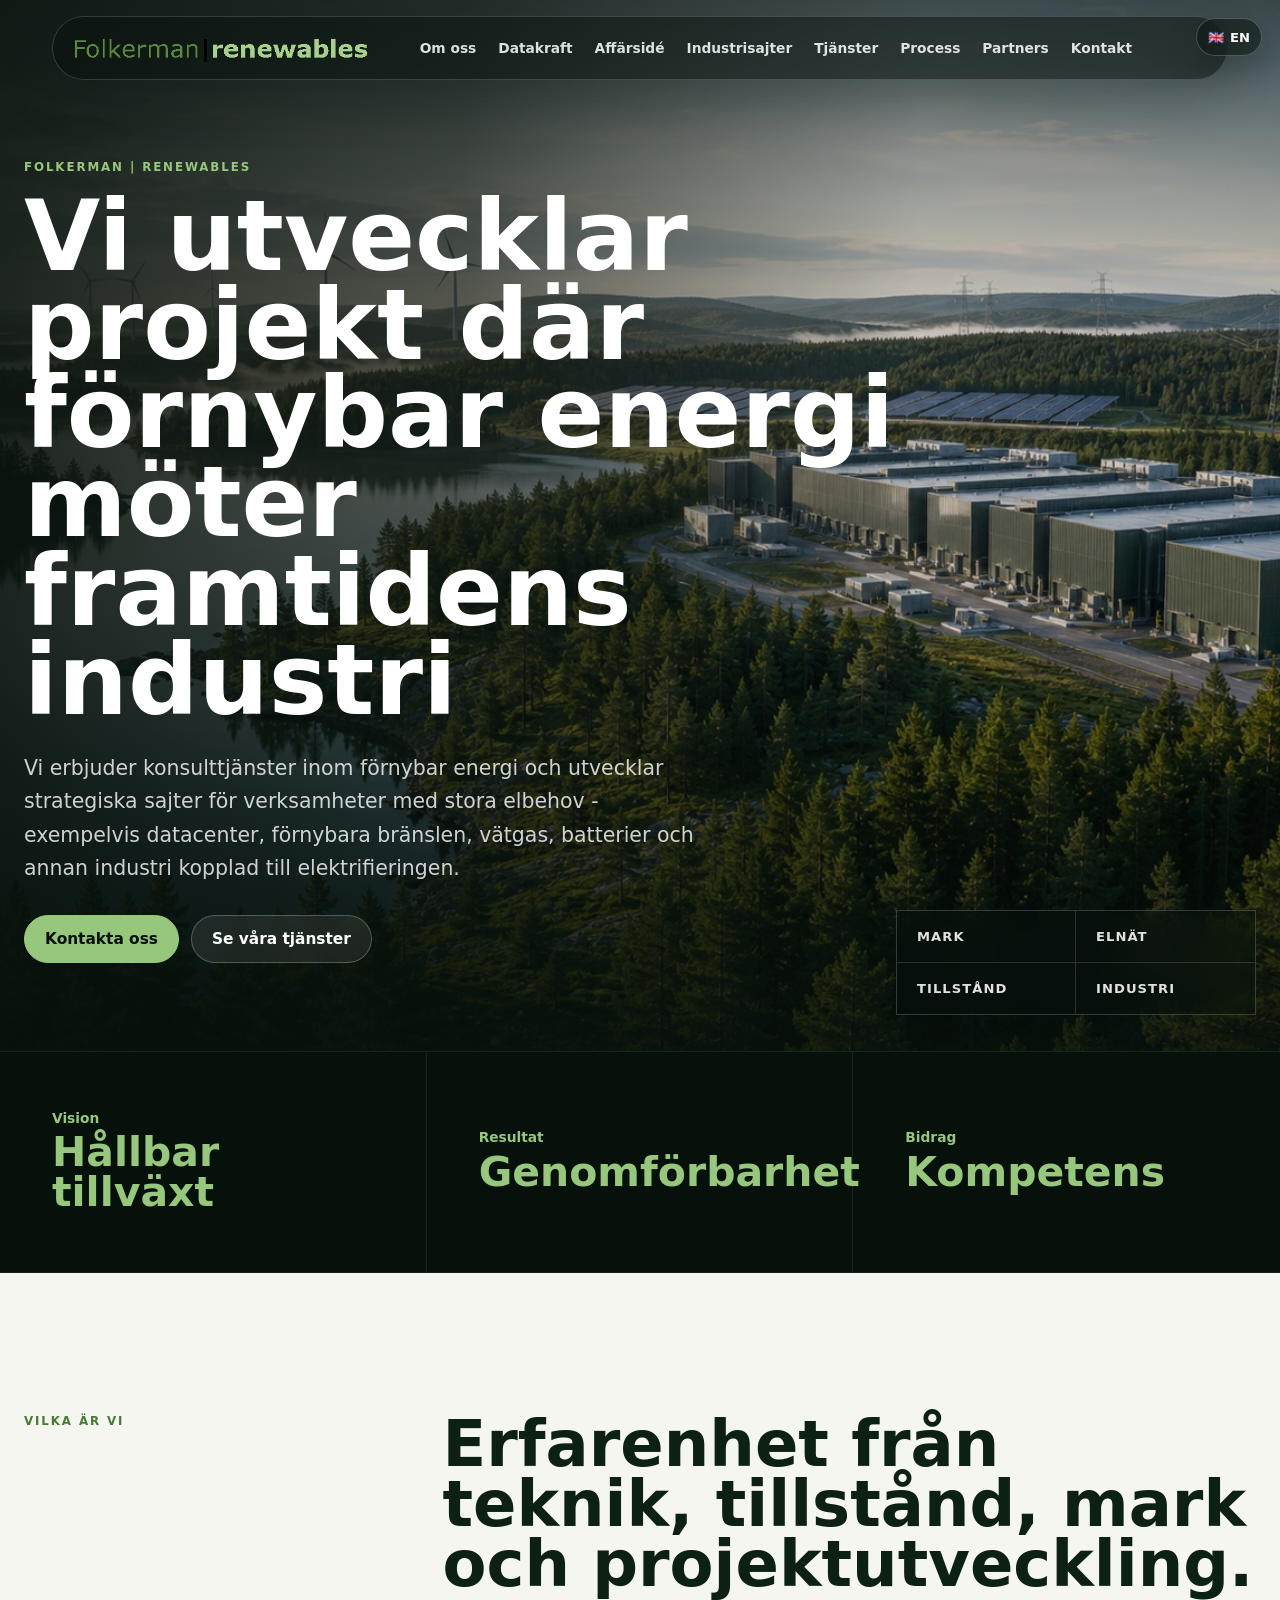
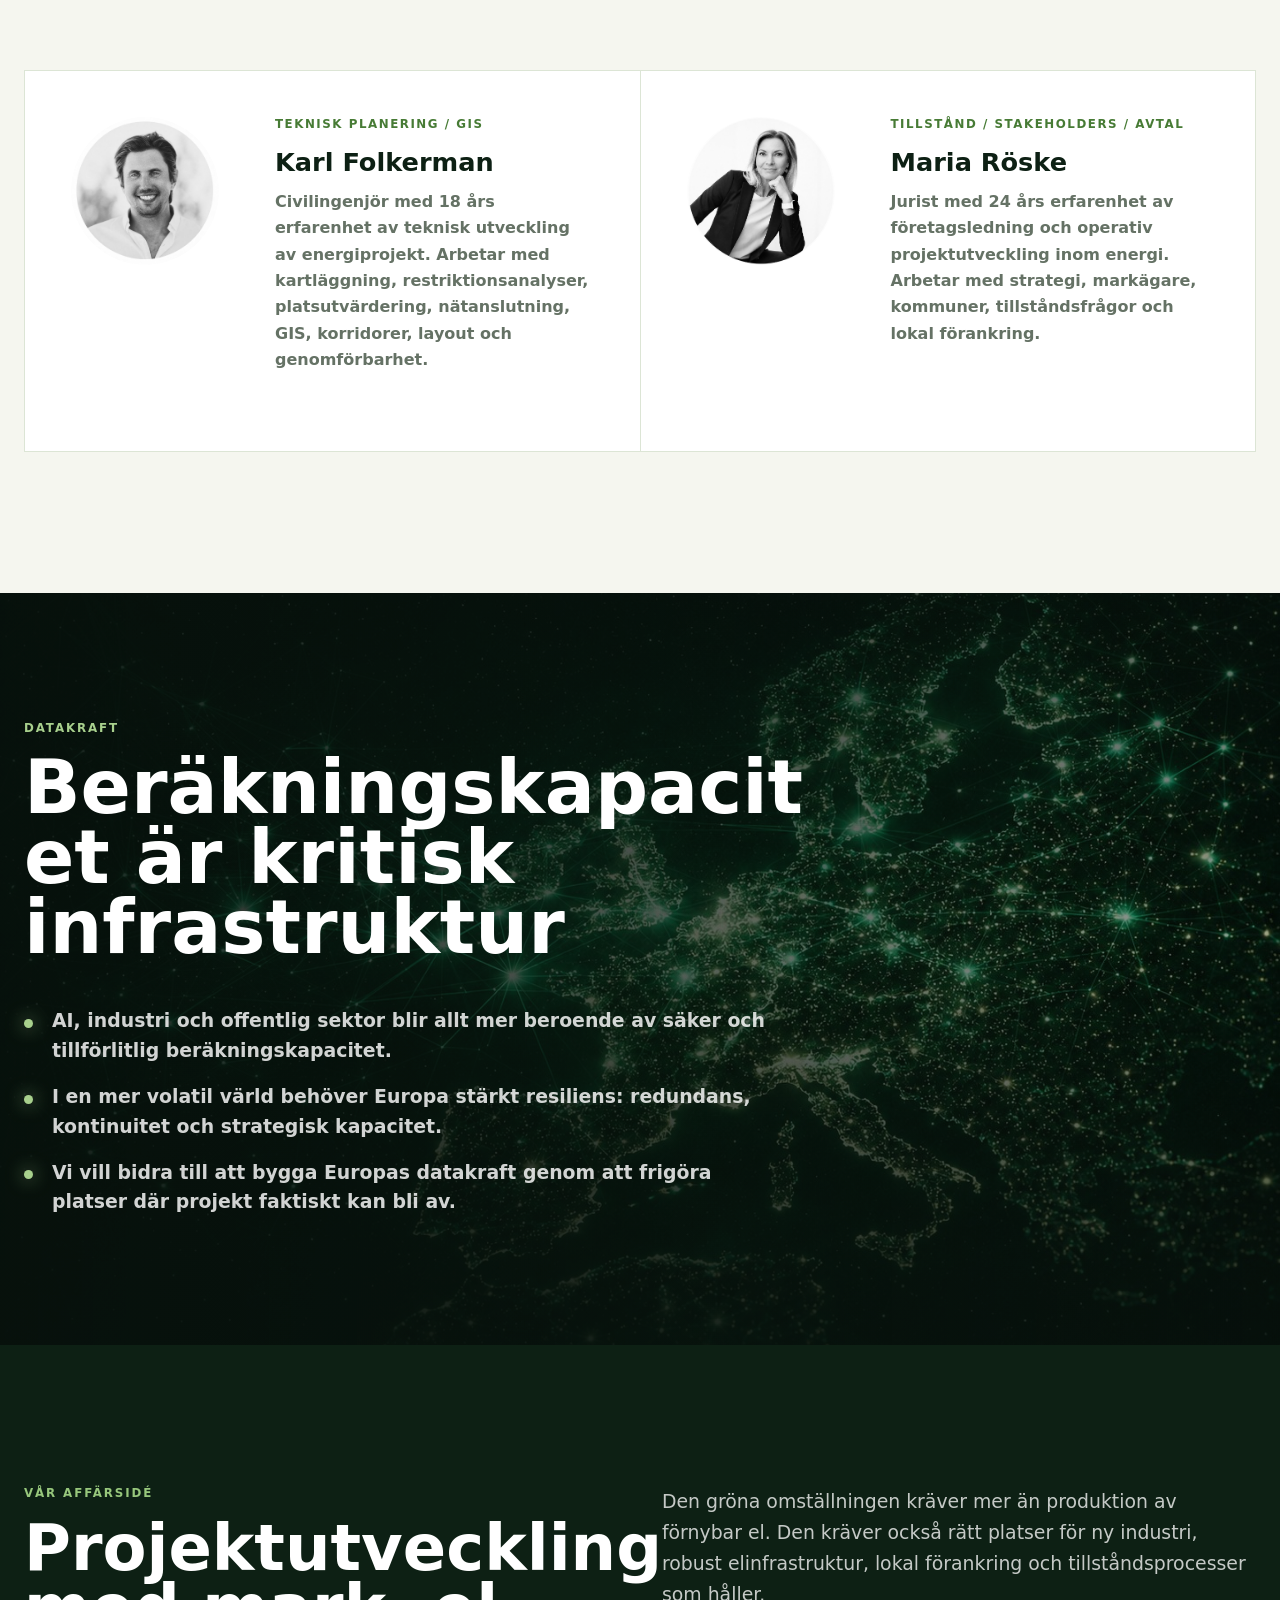
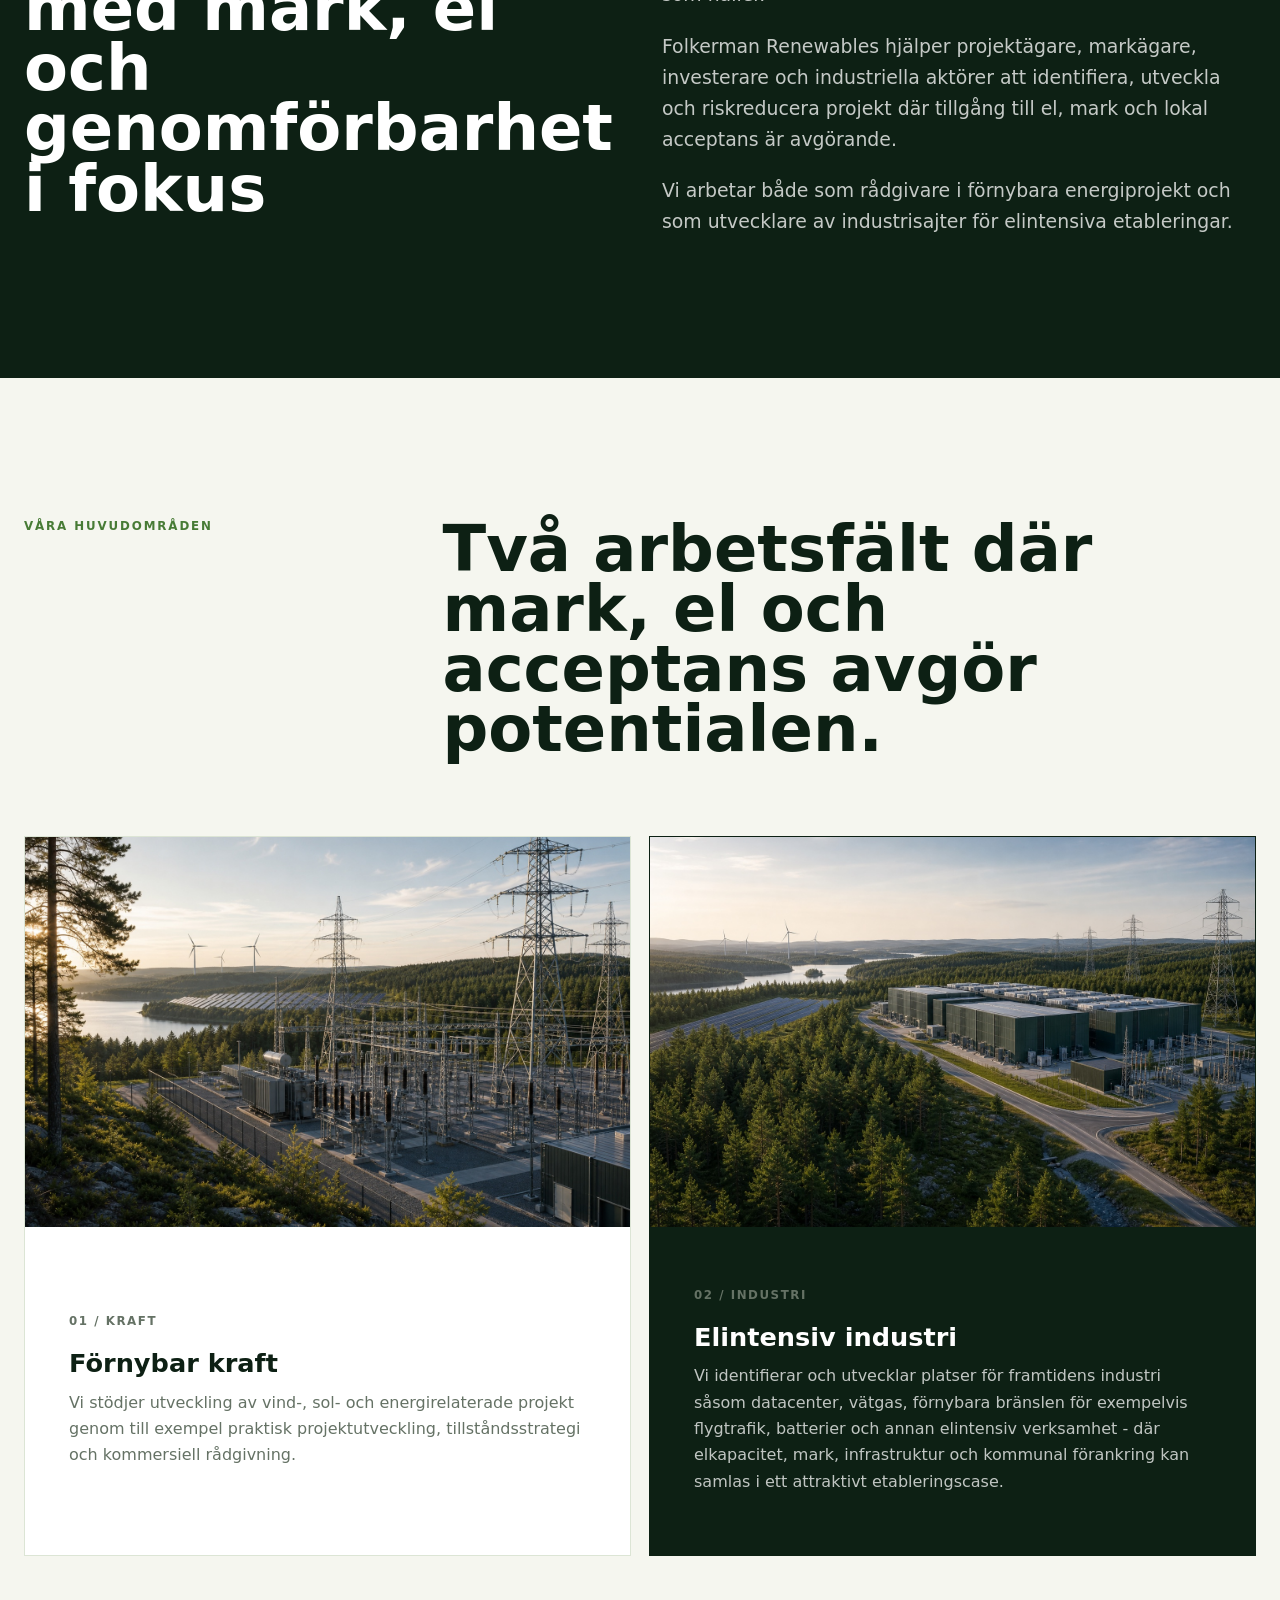
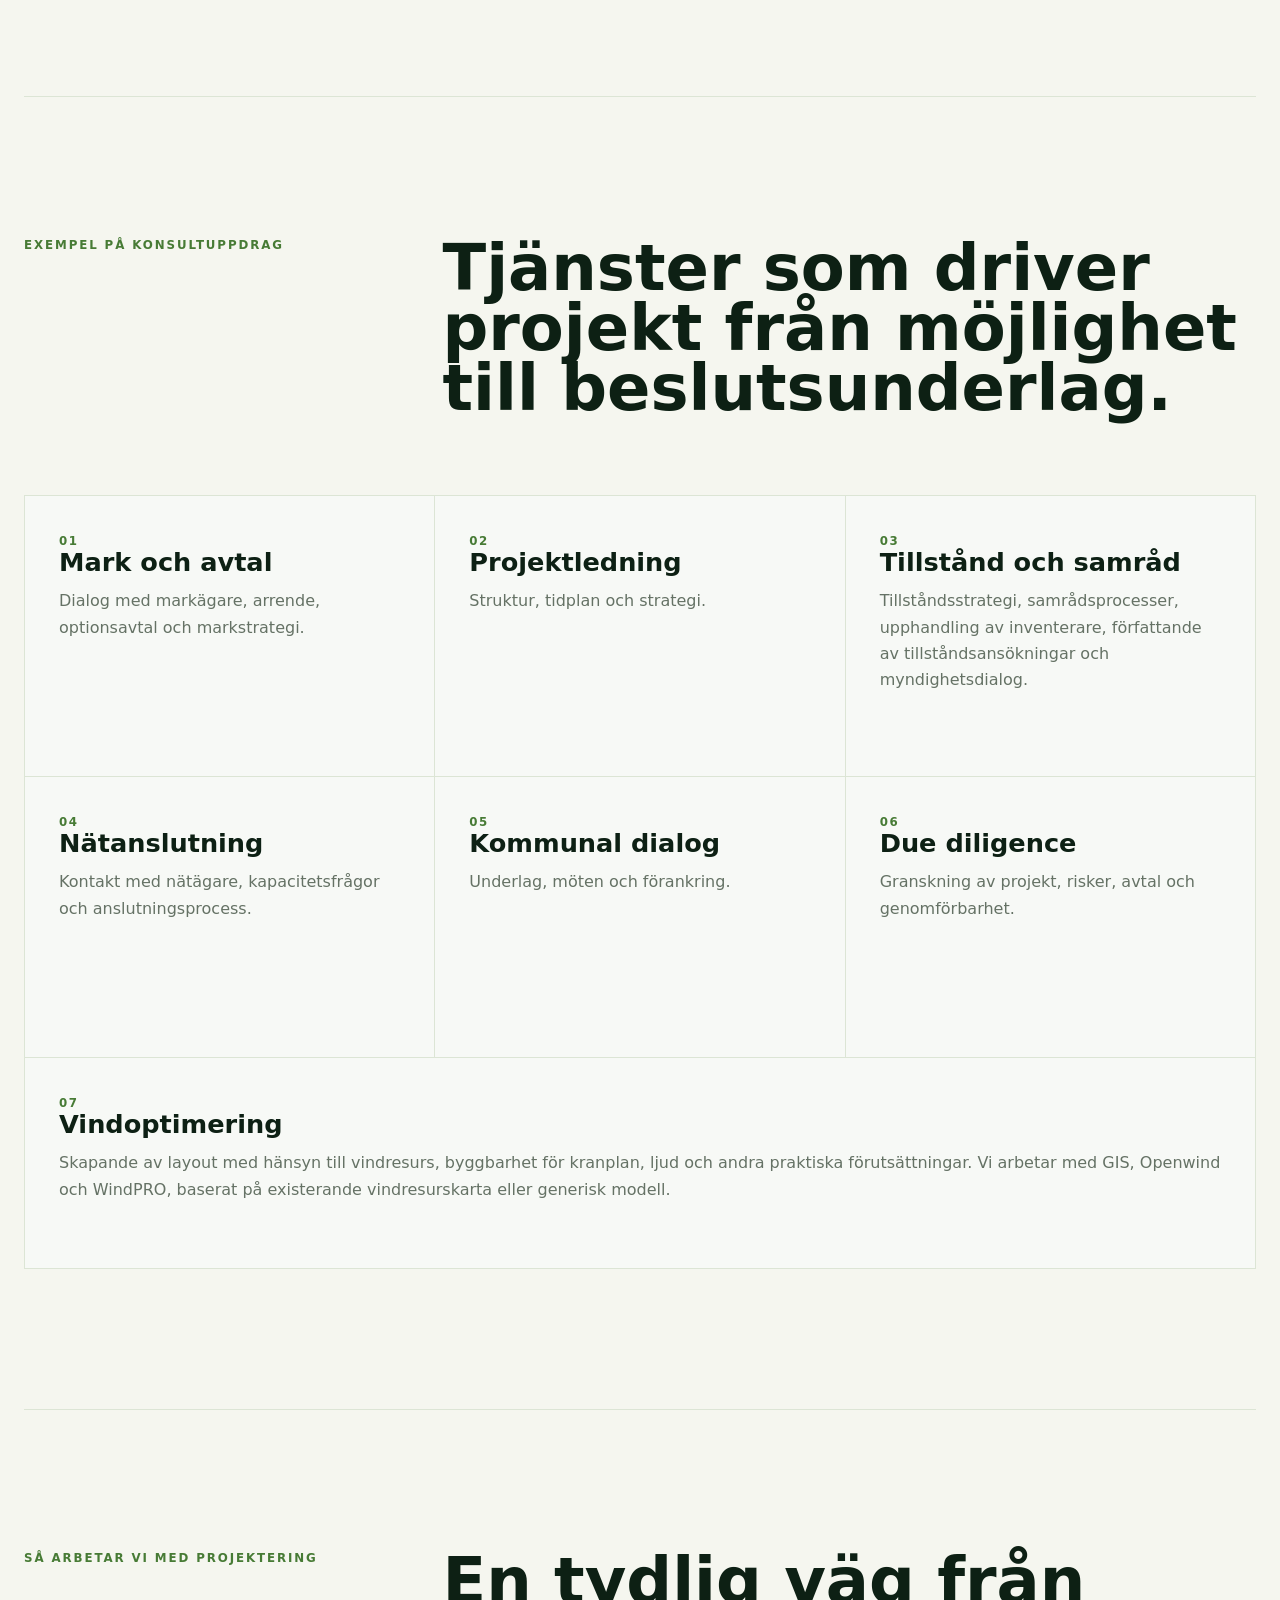
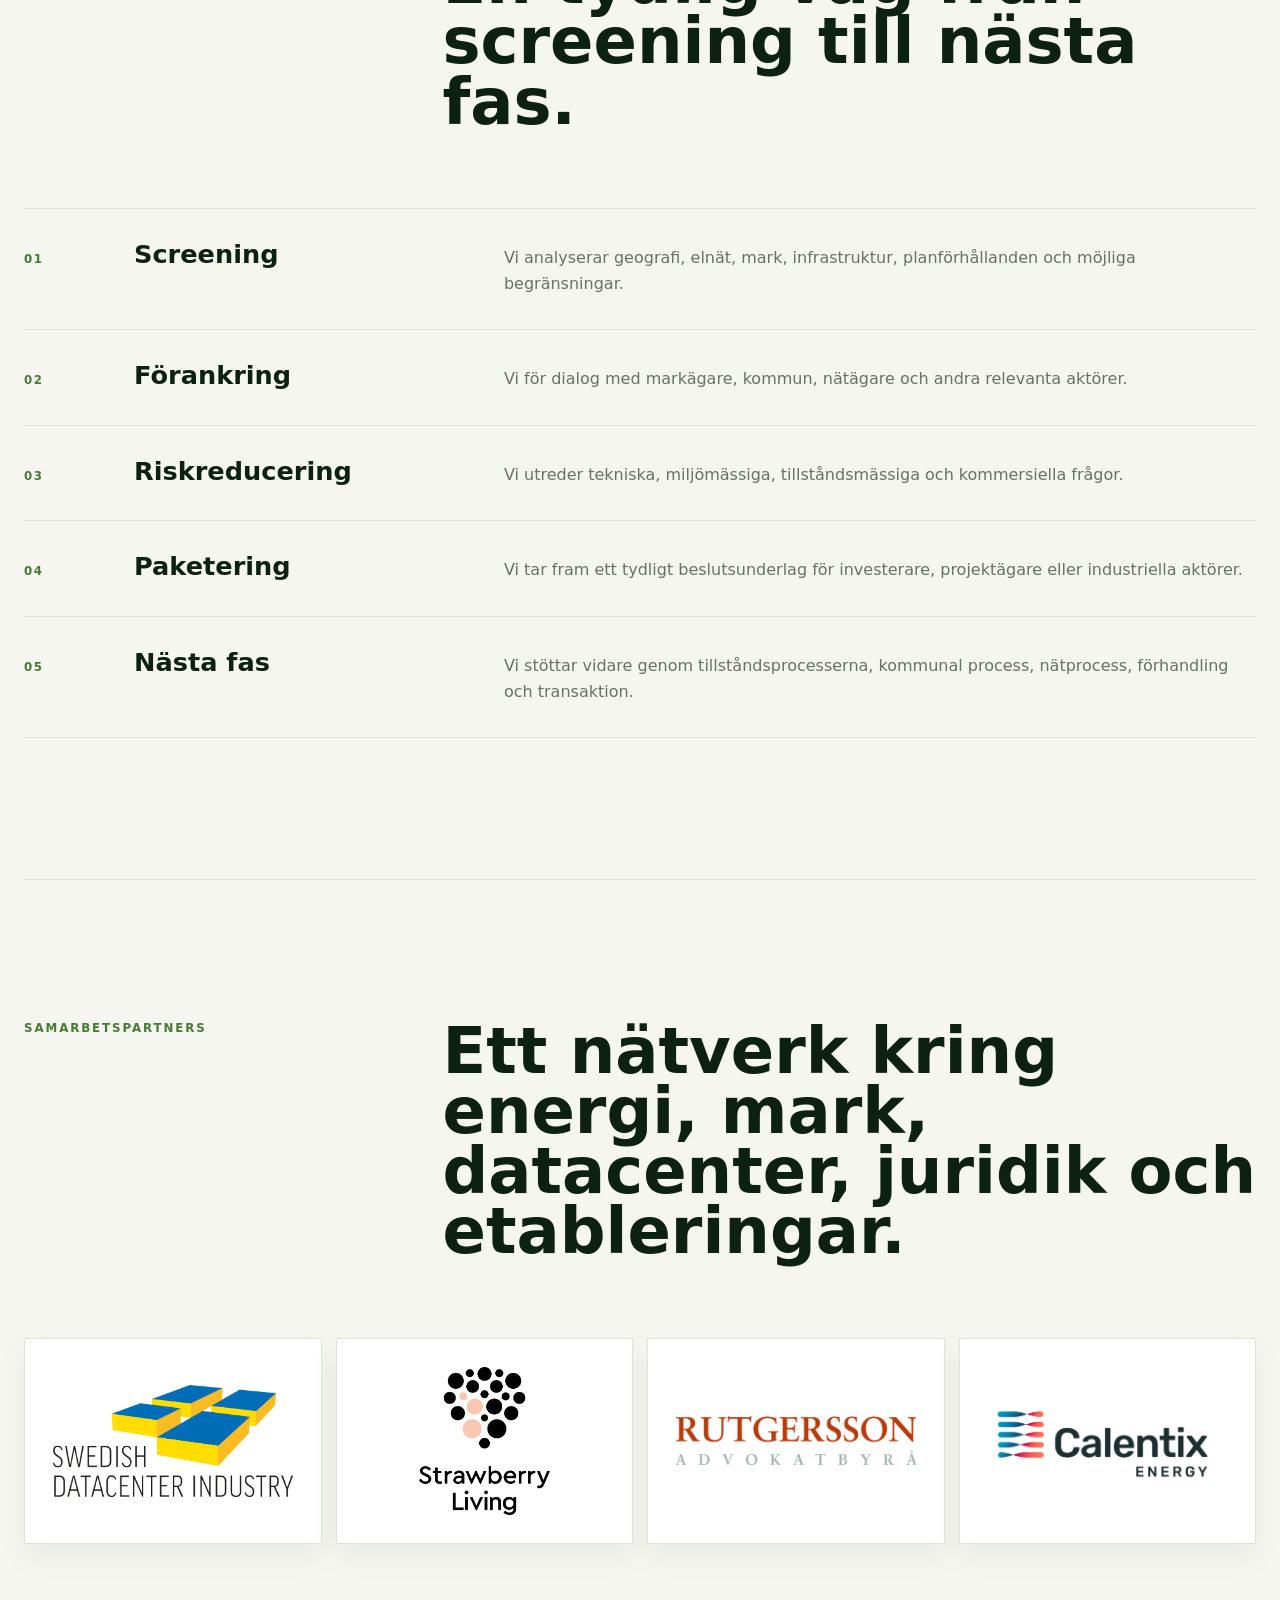
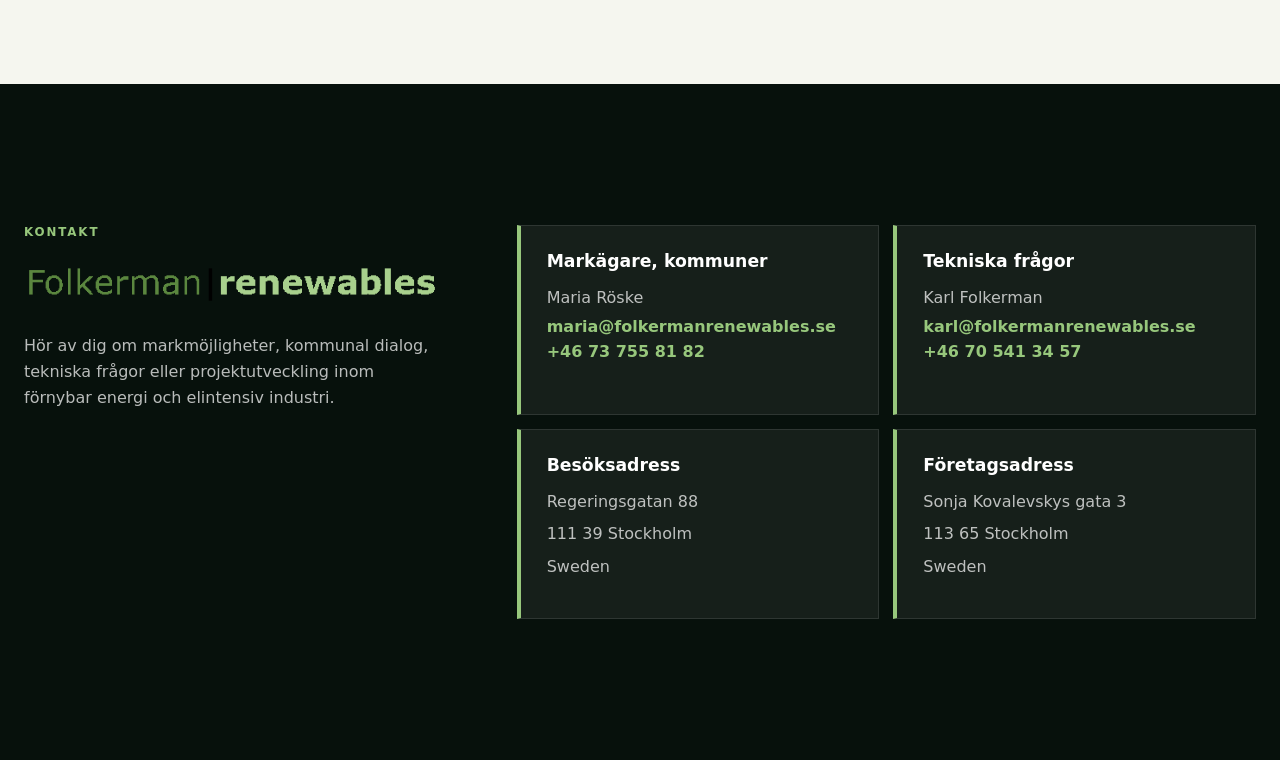
<file: index.html>
<!doctype html>
<html lang="sv">
  <head>
    <meta charset="utf-8">
    <meta name="viewport" content="width=device-width, initial-scale=1">
    <meta
      name="description"
      content="Folkerman Renewables erbjuder konsulttjänster inom förnybar energi och utvecklar strategiska industrisajter för datacenter, vätgas, förnybara bränslen, batterier och annan elintensiv industri."
      data-i18n-attr="content:meta.description"
    >
    <meta
      name="keywords"
      content="Folkerman Renewables, folkermanrenewables, Karl Folkerman, Maria Röske, förnybar energi, industrisajter, datacenter, vätgas, förnybara bränslen, batterier, GIS, tillstånd, markägare, Stockholm"
    >
    <meta name="author" content="Folkerman Renewables">
    <meta name="robots" content="index, follow">
    <meta name="googlebot" content="index, follow, max-snippet:-1, max-image-preview:large, max-video-preview:-1">
    <meta name="google-site-verification" content="rfnZ16ZVSR1SgWJSbVvaU3BN3s_scpE55U0h4fIPvdM">
    <meta name="application-name" content="Folkerman Renewables">
    <link rel="canonical" href="https://www.folkermanrenewables.se/">
    <meta property="og:type" content="website">
    <meta property="og:site_name" content="Folkerman Renewables">
    <meta property="og:title" content="Folkerman Renewables | Förnybar energi och industrisajter">
    <meta
      property="og:description"
      content="Projektutveckling med mark, el och genomförbarhet i fokus för förnybar energi och elintensiv industri."
      data-i18n-attr="content:meta.ogDescription"
    >
    <meta property="og:url" content="https://www.folkermanrenewables.se/">
    <meta property="og:image" content="https://www.folkermanrenewables.se/assets/folkerman-generated-hero.jpg">
    <meta property="og:locale" content="sv_SE">
    <meta property="og:locale:alternate" content="en_US">
    <meta name="twitter:card" content="summary_large_image">
    <meta name="twitter:title" content="Folkerman Renewables | Förnybar energi och industrisajter">
    <meta
      name="twitter:description"
      content="Projektutveckling med mark, el och genomförbarhet i fokus för förnybar energi och elintensiv industri."
      data-i18n-attr="content:meta.ogDescription"
    >
    <meta name="twitter:image" content="https://www.folkermanrenewables.se/assets/folkerman-generated-hero.jpg">
    <title data-i18n="meta.title">Folkerman Renewables | Förnybar energi och industrisajter</title>
    <link rel="icon" href="./favicon.svg?v=20260522" type="image/svg+xml">
    <link rel="shortcut icon" href="./favicon.svg?v=20260522" type="image/svg+xml">
    <link rel="preload" href="./assets/folkerman-generated-hero.jpg?v=20260528-rune" as="image">
    <link rel="stylesheet" href="./styles.css?v=20260529-compute">
    <script type="application/ld+json">
      {
        "@context": "https://schema.org",
        "@graph": [
          {
            "@type": "Organization",
            "@id": "https://www.folkermanrenewables.se/#organization",
            "name": "Folkerman Renewables",
            "alternateName": ["Folkerman | renewables", "folkermanrenewables"],
            "url": "https://www.folkermanrenewables.se/",
            "logo": "https://www.folkermanrenewables.se/favicon.svg",
            "image": "https://www.folkermanrenewables.se/assets/folkerman-generated-hero.jpg",
            "telephone": "+46 73 755 81 82",
            "email": "maria@folkermanrenewables.se",
            "address": {
              "@type": "PostalAddress",
              "streetAddress": "Sonja Kovalevskys gata 3",
              "postalCode": "113 65",
              "addressLocality": "Stockholm",
              "addressCountry": "SE"
            },
            "founder": [
              { "@id": "https://www.folkermanrenewables.se/#karl-folkerman" },
              { "@id": "https://www.folkermanrenewables.se/#maria-roske" }
            ],
            "knowsAbout": [
              "Förnybar energi",
              "Industrisajter",
              "Datacenter",
              "Vätgas",
              "Förnybara bränslen",
              "Batterier",
              "GIS",
              "Tillstånd",
              "Mark och avtal"
            ]
          },
          {
            "@type": "Person",
            "@id": "https://www.folkermanrenewables.se/#karl-folkerman",
            "name": "Karl Folkerman",
            "jobTitle": "Teknisk planering / GIS",
            "email": "karl@folkermanrenewables.se",
            "telephone": "+46 70 541 34 57",
            "worksFor": { "@id": "https://www.folkermanrenewables.se/#organization" },
            "image": "https://www.folkermanrenewables.se/assets/karl-folkerman.jpg",
            "knowsAbout": ["GIS", "Teknisk projektutveckling", "Nätanslutning", "Platsutvärdering"]
          },
          {
            "@type": "Person",
            "@id": "https://www.folkermanrenewables.se/#maria-roske",
            "name": "Maria Röske",
            "jobTitle": "Tillstånd / Stakeholders / Avtal",
            "email": "maria@folkermanrenewables.se",
            "telephone": "+46 73 755 81 82",
            "worksFor": { "@id": "https://www.folkermanrenewables.se/#organization" },
            "image": "https://www.folkermanrenewables.se/assets/maria-roske.jpg",
            "knowsAbout": ["Tillstånd", "Stakeholders", "Avtal", "Markägare", "Lokal förankring"]
          },
          {
            "@type": "WebSite",
            "@id": "https://www.folkermanrenewables.se/#website",
            "name": "Folkerman Renewables",
            "alternateName": "folkermanrenewables",
            "url": "https://www.folkermanrenewables.se/",
            "publisher": { "@id": "https://www.folkermanrenewables.se/#organization" },
            "inLanguage": ["sv", "en"]
          },
          {
            "@type": "WebPage",
            "@id": "https://www.folkermanrenewables.se/#webpage",
            "url": "https://www.folkermanrenewables.se/",
            "name": "Folkerman Renewables | Förnybar energi och industrisajter",
            "description": "Folkerman Renewables erbjuder konsulttjänster inom förnybar energi och utvecklar strategiska industrisajter för verksamheter med stora elbehov.",
            "isPartOf": { "@id": "https://www.folkermanrenewables.se/#website" },
            "about": { "@id": "https://www.folkermanrenewables.se/#organization" },
            "primaryImageOfPage": {
              "@type": "ImageObject",
              "url": "https://www.folkermanrenewables.se/assets/folkerman-generated-hero.jpg"
            },
            "inLanguage": "sv"
          }
        ]
      }
    </script>
  </head>
  <body>
    <button
      class="language-toggle"
      type="button"
      data-language-toggle
      aria-label="Switch to English"
      title="Switch to English"
    >
      <span aria-hidden="true">🇬🇧</span>
      <span data-language-label>EN</span>
    </button>

    <header class="site-header">
      <a class="brand" href="#top" aria-label="Folkerman renewables start">
        <img class="brand-image" src="./assets/folkerman-logo2.png?v=20260529" alt="Folkerman renewables">
      </a>
      <nav class="site-nav" aria-label="Primär navigering" data-i18n-attr="aria-label:nav.aria">
        <a href="#about" data-i18n="nav.about">Om oss</a>
        <a href="#compute" data-i18n="nav.compute">Datakraft</a>
        <a href="#mission" data-i18n="nav.mission">Affärsidé</a>
        <a href="#industry-sites" data-i18n="nav.industry">Industrisajter</a>
        <a href="#services" data-i18n="nav.services">Tjänster</a>
        <a href="#process" data-i18n="nav.process">Process</a>
        <a href="#partners" data-i18n="nav.partners">Partners</a>
        <a href="#contact" data-i18n="nav.contact">Kontakt</a>
      </nav>
    </header>

    <main id="top">
      <section class="hero" aria-labelledby="hero-title">
        <img
          class="hero-image"
          src="./assets/folkerman-generated-hero.jpg?v=20260528-rune"
          alt="Nordiskt landskap med skog, sjö, elnät, förnybar energi och modern industrisajt"
          data-i18n-attr="alt:hero.imageAlt"
        >
        <div class="hero-shade"></div>
        <div class="hero-content">
          <p class="eyebrow hero-eyebrow" data-i18n="hero.eyebrow">Folkerman | renewables</p>
          <h1 id="hero-title" data-i18n="hero.title">Vi utvecklar projekt där förnybar energi möter framtidens industri</h1>
          <p class="hero-text" data-i18n="hero.text">
            Vi utvecklar strategiska sajter för verksamheter med stora elbehov - exempelvis datacenter och förnybara bränslen. Vi arbetar även med utveckling av förnybar energi.
          </p>
          <div class="hero-actions" aria-label="Huvudalternativ" data-i18n-attr="aria-label:hero.actionsAria">
            <a class="button primary" href="#contact" data-i18n="hero.primaryCta">Kontakta oss</a>
            <a class="button ghost" href="#services" data-i18n="hero.secondaryCta">Se våra tjänster</a>
          </div>
        </div>
        <div class="hero-panel" aria-label="Fokusområden" data-i18n-attr="aria-label:hero.panelAria">
          <span data-i18n="hero.panel1">Mark</span>
          <span data-i18n="hero.panel2">Elnät</span>
          <span data-i18n="hero.panel3">Tillstånd</span>
          <span data-i18n="hero.panel4">Industri</span>
        </div>
      </section>

      <section class="metrics-strip" aria-label="Fokus" data-i18n-attr="aria-label:metrics.aria">
        <article>
          <a href="#mission">
            <span data-i18n="metrics.growth.label">Vision</span>
            <strong data-i18n="metrics.growth.title">Hållbar tillväxt</strong>
          </a>
        </article>
        <article>
          <a href="#services">
            <span data-i18n="metrics.feasibility.label">Resultat</span>
            <strong data-i18n="metrics.feasibility.title">Genomförbarhet</strong>
          </a>
        </article>
        <article>
          <a href="#about">
            <span data-i18n="metrics.expertise.label">Bidrag</span>
            <strong data-i18n="metrics.expertise.title">Kompetens</strong>
          </a>
        </article>
      </section>

      <section class="section team-section" id="about" aria-labelledby="team-title">
        <div class="section-kicker">
          <p class="eyebrow" data-i18n="team.eyebrow">Vilka är vi</p>
          <h2 id="team-title" data-i18n="team.title">Lång erfarenhet inom teknisk planering, tillstånd, mark- och projektutveckling.</h2>
        </div>
        <div class="profile-grid">
          <article class="profile-card">
            <img class="profile-photo" src="./assets/karl-folkerman.jpg?v=20260528" alt="Karl Folkerman">
            <div class="profile-body">
              <p class="profile-role" data-i18n="team.karl.role">Teknisk planering / GIS</p>
              <h3>Karl Folkerman</h3>
              <p data-i18n="team.karl.text">
                Civilingenjör med 18 års erfarenhet av teknisk utveckling av energiprojekt. Arbetar med teknisk planering, kartläggning, restriktionsanalyser, platsutvärdering, nätanslutning, GIS, energioptimering och genomförbarhet.
              </p>
            </div>
          </article>

          <article class="profile-card">
            <img class="profile-photo" src="./assets/maria-roske.jpg?v=20260528" alt="Maria Röske">
            <div class="profile-body">
              <p class="profile-role" data-i18n="team.maria.role">Tillstånd / Stakeholders / Avtal</p>
              <h3>Maria Röske</h3>
              <p data-i18n="team.maria.text">
                Jurist med 24 års erfarenhet av företagsledning och operativ projektutveckling inom energi. Arbetar med strategi, markägare, kommuner, tillståndsfrågor och lokal förankring.
              </p>
            </div>
          </article>
        </div>
      </section>

      <section class="compute-section" id="compute" aria-labelledby="compute-title">
        <img
          class="compute-image"
          src="./assets/compute-capacity-europe.jpg?v=20260529"
          alt="Grön visualisering av Europas digitala infrastruktur och datakapacitet"
          data-i18n-attr="alt:compute.imageAlt"
        >
        <div class="compute-overlay"></div>
        <div class="compute-content">
          <p class="eyebrow" data-i18n="compute.eyebrow">Datakraft</p>
          <h2 id="compute-title" data-i18n="compute.title">Beräkningskapacitet är kritisk infrastruktur</h2>
          <ul class="compute-list">
            <li data-i18n="compute.point1">AI, industri och offentlig sektor blir allt mer beroende av säker och tillförlitlig beräkningskapacitet.</li>
            <li data-i18n="compute.point2">I en mer volatil värld behöver Europa stärkt resiliens: redundans, kontinuitet och strategisk kapacitet.</li>
            <li data-i18n="compute.point3">Vi vill bidra till att bygga Europas datakraft genom att frigöra platser där projekt faktiskt kan bli av.</li>
          </ul>
        </div>
      </section>

      <section class="mission-section" id="mission" aria-labelledby="mission-title">
        <div class="mission-grid">
          <div>
            <p class="eyebrow" data-i18n="mission.eyebrow">Vår affärsidé</p>
            <h2 id="mission-title" data-i18n="mission.title">Projektutveckling med mark, el och genomförbarhet i fokus</h2>
          </div>
          <div class="mission-copy">
            <p data-i18n="mission.text1">
              Den gröna omställningen kräver mer än produktion av förnybar el. Den kräver också rätt platser för ny industri, robust elinfrastruktur, lokal förankring och tillståndsprocesser som håller.
            </p>
            <p data-i18n="mission.text2">
              Folkerman Renewables hjälper projektägare, markägare, investerare och industriella aktörer att identifiera, utveckla och riskreducera projekt där tillgång till el, mark och lokal acceptans är avgörande.
            </p>
            <p data-i18n="mission.text3">
              Vi arbetar både som rådgivare i förnybara energiprojekt och som utvecklare av industrisajter för elintensiva etableringar.
            </p>
          </div>
        </div>
      </section>

      <section class="section focus-section" id="industry-sites" aria-labelledby="focus-title">
        <div class="section-kicker">
          <p class="eyebrow" data-i18n="focus.eyebrow">Våra huvudområden</p>
          <h2 id="focus-title" data-i18n="focus.title">Två arbetsfält där mark, el och acceptans är avgörande.</h2>
        </div>
        <div class="feature-grid">
          <article class="feature-card">
            <img src="./assets/folkerman-generated-grid.jpg?v=20260528-rune" alt="Elnät och förnybar kraft i nordiskt landskap" data-i18n-attr="alt:focus.renewables.imageAlt">
            <div>
              <p class="feature-label" data-i18n="focus.renewables.label">01 / Kraft</p>
              <h3 data-i18n="focus.renewables.title">Förnybar kraft</h3>
              <p data-i18n="focus.renewables.text">
                Vi stödjer utveckling av vind-, sol- och energirelaterade projekt genom till exempel praktisk projektutveckling, tillståndsstrategi och kommersiell rådgivning.
              </p>
            </div>
          </article>

          <article class="feature-card feature-card-dark">
            <img src="./assets/folkerman-generated-campus.jpg?v=20260528-rune" alt="Modern industrisajt i skogsmiljö med elinfrastruktur" data-i18n-attr="alt:focus.industry.imageAlt">
            <div>
              <p class="feature-label" data-i18n="focus.industry.label">02 / Industri</p>
              <h3 data-i18n="focus.industry.title">Elintensiv industri</h3>
              <p data-i18n="focus.industry.text">
                Vi identifierar och utvecklar platser för framtidens industri såsom datacenter, vätgas, förnybara bränslen för exempelvis flygtrafik, batterier och annan elintensiv verksamhet - där elkapacitet, mark, infrastruktur och kommunal förankring kan samlas i ett attraktivt etableringscase.
              </p>
            </div>
          </article>
        </div>
      </section>

      <section class="services-section" id="services" aria-labelledby="services-title">
        <div class="section-kicker">
          <p class="eyebrow" data-i18n="services.eyebrow">Exempel på konsultuppdrag</p>
          <h2 id="services-title" data-i18n="services.title">Tjänster som driver projekt från möjlighet till beslutsunderlag.</h2>
        </div>
        <div class="service-grid">
          <article class="service-card">
            <span>01</span>
            <h3 data-i18n="services.land.title">Mark och avtal</h3>
            <p data-i18n="services.land.text">Dialog med markägare, arrende, optionsavtal och markstrategi.</p>
          </article>
          <article class="service-card">
            <span>02</span>
            <h3 data-i18n="services.management.title">Projektledning</h3>
            <p data-i18n="services.management.text">Struktur, tidplan och strategi.</p>
          </article>
          <article class="service-card">
            <span>03</span>
            <h3 data-i18n="services.permits.title">Tillstånd och samråd</h3>
            <p data-i18n="services.permits.text">Tillståndsstrategi, samrådsprocesser, upphandling av inventerare, författande av tillståndsansökningar och myndighetsdialog.</p>
          </article>
          <article class="service-card">
            <span>04</span>
            <h3 data-i18n="services.grid.title">Nätanslutning</h3>
            <p data-i18n="services.grid.text">Kontakt med nätägare, kapacitetsfrågor och anslutningsprocess.</p>
          </article>
          <article class="service-card">
            <span>05</span>
            <h3 data-i18n="services.municipal.title">Kommunal dialog</h3>
            <p data-i18n="services.municipal.text">Underlag, möten och förankring.</p>
          </article>
          <article class="service-card">
            <span>06</span>
            <h3 data-i18n="services.diligence.title">Due diligence</h3>
            <p data-i18n="services.diligence.text">Granskning av projekt, risker, avtal och genomförbarhet.</p>
          </article>
          <article class="service-card service-card-wide">
            <span>07</span>
            <h3 data-i18n="services.wind.title">Parkoptimering</h3>
            <p data-i18n="services.wind.text">Skapande av layout med hänsyn till vindresurs, byggbarhet för kranplan, ljud och andra praktiska förutsättningar. Vi arbetar med GIS, Openwind och WindPRO, baserat på existerande vindresurskarta eller generisk modell.</p>
          </article>
        </div>
      </section>

      <section class="process-section" id="process" aria-labelledby="process-title">
        <div class="section-kicker">
          <p class="eyebrow" data-i18n="process.eyebrow">Så arbetar vi med projektering</p>
          <h2 id="process-title" data-i18n="process.title">En tydlig väg från screening till genomförande.</h2>
        </div>
        <div class="process-list">
          <article>
            <span>01</span>
            <h3 data-i18n="process.step1.title">Screening</h3>
            <p data-i18n="process.step1.text">Vi analyserar geografi, elnät, mark, infrastruktur, planförhållanden och möjliga begränsningar.</p>
          </article>
          <article>
            <span>02</span>
            <h3 data-i18n="process.step2.title">Förankring</h3>
            <p data-i18n="process.step2.text">Vi för dialog med markägare, kommun, nätägare och andra relevanta aktörer.</p>
          </article>
          <article>
            <span>03</span>
            <h3 data-i18n="process.step3.title">Riskreducering</h3>
            <p data-i18n="process.step3.text">Vi utreder tekniska, miljömässiga, tillståndsmässiga och kommersiella frågor.</p>
          </article>
          <article>
            <span>04</span>
            <h3 data-i18n="process.step4.title">Paketering</h3>
            <p data-i18n="process.step4.text">Vi tar fram ett tydligt beslutsunderlag för investerare, projektägare eller industriella aktörer.</p>
          </article>
          <article>
            <span>05</span>
            <h3 data-i18n="process.step5.title">Genomförande</h3>
            <p data-i18n="process.step5.text">Vi stöttar vidare genom tillståndsprocesserna, kommunal process, nätprocess, förhandling och transaktion.</p>
          </article>
        </div>
      </section>

      <section class="partners-section" id="partners" aria-labelledby="partners-title">
        <div class="section-kicker">
          <p class="eyebrow" data-i18n="partners.eyebrow">Samarbetspartners</p>
          <h2 id="partners-title" data-i18n="partners.title">Ett nätverk kring energi, mark, datacenter, juridik och etableringar.</h2>
        </div>
        <div class="partner-grid">
          <a class="partner-card partner-card-wide-logo" href="https://www.sdia.se/" target="_blank" rel="noreferrer" aria-label="Swedish Datacenter Industry">
            <img src="./assets/partner-sdia.png?v=20260528-logos" alt="Swedish Datacenter Industry">
          </a>
          <a class="partner-card partner-card-tall" href="https://www.strawberry.se/blog/strawberry-living/" target="_blank" rel="noreferrer" aria-label="Strawberry Living">
            <img src="./assets/partner-strawberry-living.png?v=20260528-logos" alt="Strawberry Living">
          </a>
          <a class="partner-card partner-card-wide-logo" href="https://www.ralegal.se/" target="_blank" rel="noreferrer" aria-label="Rutgersson Advokatbyrå">
            <img src="./assets/partner-rutgersson.png?v=20260528-logos" alt="Rutgersson Advokatbyrå">
          </a>
          <a class="partner-card partner-card-wide-logo" href="https://www.calentix.com/" target="_blank" rel="noreferrer" aria-label="Calentix Energy">
            <img src="./assets/partner-calentix.png?v=20260528-logos" alt="Calentix Energy">
          </a>
        </div>
      </section>

      <section class="contact-section" id="contact" aria-labelledby="contact-title">
        <div>
          <p class="eyebrow" data-i18n="contact.eyebrow">Kontakt</p>
          <h2 class="brand-lockup contact-logo" id="contact-title" aria-label="Folkerman renewables">
            <img class="brand-image" src="./assets/folkerman-logo2.png?v=20260529" alt="Folkerman renewables">
          </h2>
          <p class="contact-copy" data-i18n="contact.text">
            Hör av dig om markmöjligheter, kommunal dialog, tekniska frågor eller projektutveckling inom förnybar energi och elintensiv industri.
          </p>
        </div>
        <div class="contact-grid">
          <address class="contact-card">
            <h3 data-i18n="contact.land.title">Markägare, kommuner</h3>
            <p>Maria Röske</p>
            <a href="mailto:maria@folkermanrenewables.se">maria@folkermanrenewables.se</a>
            <a href="tel:+46737558182">+46 73 755 81 82</a>
          </address>
          <address class="contact-card">
            <h3 data-i18n="contact.tech.title">Tekniska frågor</h3>
            <p>Karl Folkerman</p>
            <a href="mailto:karl@folkermanrenewables.se">karl@folkermanrenewables.se</a>
            <a href="tel:+46705413457">+46 70 541 34 57</a>
          </address>
          <address class="contact-card">
            <h3 data-i18n="contact.visit.title">Besöksadress</h3>
            <p>Regeringsgatan 88</p>
            <p>111 39 Stockholm</p>
            <p>Sweden</p>
          </address>
          <address class="contact-card">
            <h3 data-i18n="contact.company.title">Företagsadress</h3>
            <p>Sonja Kovalevskys gata 3</p>
            <p>113 65 Stockholm</p>
            <p>Sweden</p>
          </address>
        </div>
      </section>
    </main>

    <script>
      const translations = {
        sv: {
          meta: {
            title: "Folkerman Renewables | Förnybar energi och industrisajter",
            description:
              "Folkerman Renewables erbjuder konsulttjänster inom förnybar energi och utvecklar strategiska industrisajter för datacenter, vätgas, förnybara bränslen, batterier och annan elintensiv industri.",
            ogDescription:
              "Projektutveckling med mark, el och genomförbarhet i fokus för förnybar energi och elintensiv industri."
          },
          nav: {
            aria: "Primär navigering",
            about: "Om oss",
            compute: "Datakraft",
            mission: "Affärsidé",
            industry: "Industrisajter",
            services: "Tjänster",
            process: "Process",
            partners: "Partners",
            contact: "Kontakt"
          },
          hero: {
            eyebrow: "Folkerman | renewables",
            title: "Vi utvecklar projekt där förnybar energi möter framtidens industri",
            text:
              "Vi erbjuder konsulttjänster inom förnybar energi och utvecklar strategiska sajter för verksamheter med stora elbehov - exempelvis datacenter, förnybara bränslen, vätgas, batterier och annan industri kopplad till elektrifieringen.",
            primaryCta: "Kontakta oss",
            secondaryCta: "Se våra tjänster",
            actionsAria: "Huvudalternativ",
            panelAria: "Fokusområden",
            panel1: "Mark",
            panel2: "Elnät",
            panel3: "Tillstånd",
            panel4: "Industri",
            imageAlt: "Nordiskt landskap med skog, sjö, elnät, förnybar energi och modern industrisajt"
          },
          metrics: {
            aria: "Fokus",
            growth: {
              label: "Vision",
              title: "Hållbar tillväxt"
            },
            feasibility: {
              label: "Resultat",
              title: "Genomförbarhet"
            },
            expertise: {
              label: "Bidrag",
              title: "Kompetens"
            }
          },
          team: {
            eyebrow: "Vilka är vi",
            title: "Erfarenhet från teknik, tillstånd, mark och projektutveckling.",
            karl: {
              role: "Teknisk planering / GIS",
              text:
                "Civilingenjör med 18 års erfarenhet av teknisk utveckling av energiprojekt. Arbetar med kartläggning, restriktionsanalyser, platsutvärdering, nätanslutning, GIS, korridorer, layout och genomförbarhet."
            },
            maria: {
              role: "Tillstånd / Stakeholders / Avtal",
              text:
                "Jurist med 24 års erfarenhet av företagsledning och operativ projektutveckling inom energi. Arbetar med strategi, markägare, kommuner, tillståndsfrågor och lokal förankring."
            }
          },
          compute: {
            eyebrow: "Datakraft",
            title: "Beräkningskapacitet är kritisk infrastruktur",
            point1:
              "AI, industri och offentlig sektor blir allt mer beroende av säker och tillförlitlig beräkningskapacitet.",
            point2:
              "I en mer volatil värld behöver Europa stärkt resiliens: redundans, kontinuitet och strategisk kapacitet.",
            point3:
              "Vi vill bidra till att bygga Europas datakraft genom att frigöra platser där projekt faktiskt kan bli av.",
            imageAlt: "Grön visualisering av Europas digitala infrastruktur och datakapacitet"
          },
          mission: {
            eyebrow: "Vår affärsidé",
            title: "Projektutveckling med mark, el och genomförbarhet i fokus",
            text1:
              "Den gröna omställningen kräver mer än produktion av förnybar el. Den kräver också rätt platser för ny industri, robust elinfrastruktur, lokal förankring och tillståndsprocesser som håller.",
            text2:
              "Folkerman Renewables hjälper projektägare, markägare, investerare och industriella aktörer att identifiera, utveckla och riskreducera projekt där tillgång till el, mark och lokal acceptans är avgörande.",
            text3:
              "Vi arbetar både som rådgivare i förnybara energiprojekt och som utvecklare av industrisajter för elintensiva etableringar."
          },
          focus: {
            eyebrow: "Våra huvudområden",
            title: "Två arbetsfält där mark, el och acceptans avgör potentialen.",
            renewables: {
              label: "01 / Kraft",
              title: "Förnybar kraft",
              text:
                "Vi stödjer utveckling av vind-, sol- och energirelaterade projekt genom till exempel praktisk projektutveckling, tillståndsstrategi och kommersiell rådgivning.",
              imageAlt: "Elnät och förnybar kraft i nordiskt landskap"
            },
            industry: {
              label: "02 / Industri",
              title: "Elintensiv industri",
              text:
                "Vi identifierar och utvecklar platser för framtidens industri såsom datacenter, vätgas, förnybara bränslen för exempelvis flygtrafik, batterier och annan elintensiv verksamhet - där elkapacitet, mark, infrastruktur och kommunal förankring kan samlas i ett attraktivt etableringscase.",
              imageAlt: "Modern industrisajt i skogsmiljö med elinfrastruktur"
            }
          },
          services: {
            eyebrow: "Exempel på konsultuppdrag",
            title: "Tjänster som driver projekt från möjlighet till beslutsunderlag.",
            land: { title: "Mark och avtal", text: "Dialog med markägare, arrende, optionsavtal och markstrategi." },
            management: { title: "Projektledning", text: "Struktur, tidplan och strategi." },
            permits: {
              title: "Tillstånd och samråd",
              text:
                "Tillståndsstrategi, samrådsprocesser, upphandling av inventerare, författande av tillståndsansökningar och myndighetsdialog."
            },
            grid: { title: "Nätanslutning", text: "Kontakt med nätägare, kapacitetsfrågor och anslutningsprocess." },
            municipal: { title: "Kommunal dialog", text: "Underlag, möten och förankring." },
            diligence: { title: "Due diligence", text: "Granskning av projekt, risker, avtal och genomförbarhet." },
            wind: {
              title: "Vindoptimering",
              text:
                "Skapande av layout med hänsyn till vindresurs, byggbarhet för kranplan, ljud och andra praktiska förutsättningar. Vi arbetar med GIS, Openwind och WindPRO, baserat på existerande vindresurskarta eller generisk modell."
            }
          },
          process: {
            eyebrow: "Så arbetar vi med projektering",
            title: "En tydlig väg från screening till nästa fas.",
            step1: { title: "Screening", text: "Vi analyserar geografi, elnät, mark, infrastruktur, planförhållanden och möjliga begränsningar." },
            step2: { title: "Förankring", text: "Vi för dialog med markägare, kommun, nätägare och andra relevanta aktörer." },
            step3: { title: "Riskreducering", text: "Vi utreder tekniska, miljömässiga, tillståndsmässiga och kommersiella frågor." },
            step4: { title: "Paketering", text: "Vi tar fram ett tydligt beslutsunderlag för investerare, projektägare eller industriella aktörer." },
            step5: { title: "Nästa fas", text: "Vi stöttar vidare genom tillståndsprocesserna, kommunal process, nätprocess, förhandling och transaktion." }
          },
          partners: {
            eyebrow: "Samarbetspartners",
            title: "Ett nätverk kring energi, mark, datacenter, juridik och etableringar."
          },
          contact: {
            eyebrow: "Kontakt",
            text:
              "Hör av dig om markmöjligheter, kommunal dialog, tekniska frågor eller projektutveckling inom förnybar energi och elintensiv industri.",
            land: { title: "Markägare, kommuner" },
            tech: { title: "Tekniska frågor" },
            visit: { title: "Besöksadress" },
            company: { title: "Företagsadress" }
          },
          toggle: {
            label: "EN",
            flag: "🇬🇧",
            aria: "Switch to English"
          }
        },
        en: {
          meta: {
            title: "Folkerman Renewables | Renewable energy and industrial sites",
            description:
              "Folkerman Renewables provides renewable energy advisory services and develops strategic industrial sites for data centers, renewable fuels, hydrogen, batteries and other power-intensive industries.",
            ogDescription:
              "Project development with land, power access and feasibility at the center for renewable energy and power-intensive industry."
          },
          nav: {
            aria: "Primary navigation",
            about: "About",
            compute: "Data power",
            mission: "Business idea",
            industry: "Industrial sites",
            services: "Services",
            process: "Process",
            partners: "Partners",
            contact: "Contact"
          },
          hero: {
            eyebrow: "Folkerman | renewables",
            title: "We develop projects where renewable energy meets the industry of the future",
            text:
              "We provide advisory services in renewable energy and develop strategic sites for businesses with large electricity needs - such as data centers, renewable fuels, hydrogen, batteries and other industries connected to electrification.",
            primaryCta: "Contact us",
            secondaryCta: "View services",
            actionsAria: "Primary actions",
            panelAria: "Focus areas",
            panel1: "Land",
            panel2: "Grid",
            panel3: "Permits",
            panel4: "Industry",
            imageAlt: "Nordic landscape with forest, lake, grid infrastructure, renewable energy and modern industrial site"
          },
          metrics: {
            aria: "Focus",
            growth: {
              label: "Vision",
              title: "Sustainable growth"
            },
            feasibility: {
              label: "Outcome",
              title: "Feasibility"
            },
            expertise: {
              label: "Contribution",
              title: "Expertise"
            }
          },
          team: {
            eyebrow: "Who we are",
            title: "Experience across technology, permitting, land and project development.",
            karl: {
              role: "Technical planning / GIS",
              text:
                "MSc in Engineering with 18 years of experience in technical energy project development. Works with mapping, constraint analysis, site evaluation, grid connection, GIS, corridors, layout and feasibility."
            },
            maria: {
              role: "Permits / Stakeholders / Agreements",
              text:
                "Lawyer with 24 years of experience in company management and operational project development within energy. Works with strategy, landowners, municipalities, permitting and local anchoring."
            }
          },
          compute: {
            eyebrow: "Data power",
            title: "Compute capacity is critical infrastructure",
            point1:
              "AI, industry and the public sector are increasingly dependent on secure and reliable compute capacity.",
            point2:
              "In a more volatile world, Europe needs stronger resilience: redundancy, continuity and strategic capacity.",
            point3:
              "We want to help build Europe's data power by unlocking sites where projects can actually be realized.",
            imageAlt: "Green visualization of Europe's digital infrastructure and data capacity"
          },
          mission: {
            eyebrow: "Our business idea",
            title: "Project development with land, power and feasibility in focus",
            text1:
              "The green transition requires more than renewable power production. It also requires the right places for new industry, robust electricity infrastructure, local anchoring and permitting processes that hold.",
            text2:
              "Folkerman Renewables helps project owners, landowners, investors and industrial actors identify, develop and reduce risk in projects where access to power, land and local acceptance is decisive.",
            text3:
              "We work both as advisors in renewable energy projects and as developers of industrial sites for power-intensive establishments."
          },
          focus: {
            eyebrow: "Main areas",
            title: "Two fields where land, power and acceptance decide the potential.",
            renewables: {
              label: "01 / Power",
              title: "Renewable power",
              text:
                "We support the development of wind, solar and energy-related projects through practical project development, permitting strategy and commercial advisory.",
              imageAlt: "Electricity grid and renewable power in a Nordic landscape"
            },
            industry: {
              label: "02 / Industry",
              title: "Power-intensive industry",
              text:
                "We identify and develop sites for the industry of the future, such as data centers, hydrogen, renewable fuels for aviation, batteries and other power-intensive operations - where grid capacity, land, infrastructure and municipal anchoring can form an attractive establishment case.",
              imageAlt: "Modern industrial site in forest landscape with power infrastructure"
            }
          },
          services: {
            eyebrow: "Examples of advisory assignments",
            title: "Services that move projects from opportunity to decision material.",
            land: { title: "Land and agreements", text: "Landowner dialogue, leases, option agreements and land strategy." },
            management: { title: "Project management", text: "Structure, timeline and strategy." },
            permits: {
              title: "Permitting and consultation",
              text:
                "Permitting strategy, consultation processes, procurement of survey specialists, drafting of permit applications and authority dialogue."
            },
            grid: { title: "Grid connection", text: "Contact with grid owners, capacity questions and connection processes." },
            municipal: { title: "Municipal dialogue", text: "Decision material, meetings and anchoring." },
            diligence: { title: "Due diligence", text: "Review of projects, risks, agreements and feasibility." },
            wind: {
              title: "Wind optimization",
              text:
                "Layout creation with regard to wind resource, buildability for crane pads, sound and other practical conditions. We work with GIS, Openwind and WindPRO, based on an existing wind resource map or a generic model."
            }
          },
          process: {
            eyebrow: "How we work with project development",
            title: "A clear path from screening to the next phase.",
            step1: { title: "Screening", text: "We analyze geography, grid, land, infrastructure, planning conditions and possible constraints." },
            step2: { title: "Anchoring", text: "We conduct dialogue with landowners, municipalities, grid owners and other relevant stakeholders." },
            step3: { title: "Risk reduction", text: "We investigate technical, environmental, permitting and commercial questions." },
            step4: { title: "Packaging", text: "We prepare clear decision material for investors, project owners or industrial actors." },
            step5: { title: "Next phase", text: "We support the work through permitting, municipal processes, grid processes, negotiation and transaction." }
          },
          partners: {
            eyebrow: "Partners",
            title: "A network around energy, land, data centers, legal structure and establishments."
          },
          contact: {
            eyebrow: "Contact",
            text:
              "Get in touch about land opportunities, municipal dialogue, technical questions or project development in renewable energy and power-intensive industry.",
            land: { title: "Landowners, municipalities" },
            tech: { title: "Technical questions" },
            visit: { title: "Visiting address" },
            company: { title: "Company address" }
          },
          toggle: {
            label: "SV",
            flag: "🇸🇪",
            aria: "Växla till svenska"
          }
        }
      };

      const getValue = (source, path) => path.split(".").reduce((value, key) => value?.[key], source);

      const applyLanguage = (language) => {
        const dictionary = translations[language];
        document.documentElement.lang = language;
        document.querySelectorAll("[data-i18n]").forEach((element) => {
          const value = getValue(dictionary, element.dataset.i18n);
          if (value) element.textContent = value;
        });
        document.querySelectorAll("[data-i18n-attr]").forEach((element) => {
          element.dataset.i18nAttr.split(",").forEach((pair) => {
            const [attribute, key] = pair.split(":");
            const value = getValue(dictionary, key);
            if (value) element.setAttribute(attribute, value);
          });
        });
        const toggle = document.querySelector("[data-language-toggle]");
        const label = document.querySelector("[data-language-label]");
        toggle.dataset.language = language;
        toggle.querySelector("span[aria-hidden='true']").textContent = dictionary.toggle.flag;
        label.textContent = dictionary.toggle.label;
        toggle.setAttribute("aria-label", dictionary.toggle.aria);
        toggle.setAttribute("title", dictionary.toggle.aria);
      };

      applyLanguage("sv");

      document.querySelector("[data-language-toggle]").addEventListener("click", (event) => {
        const current = event.currentTarget.dataset.language;
        applyLanguage(current === "sv" ? "en" : "sv");
      });
    </script>
  </body>
</html>
</file>
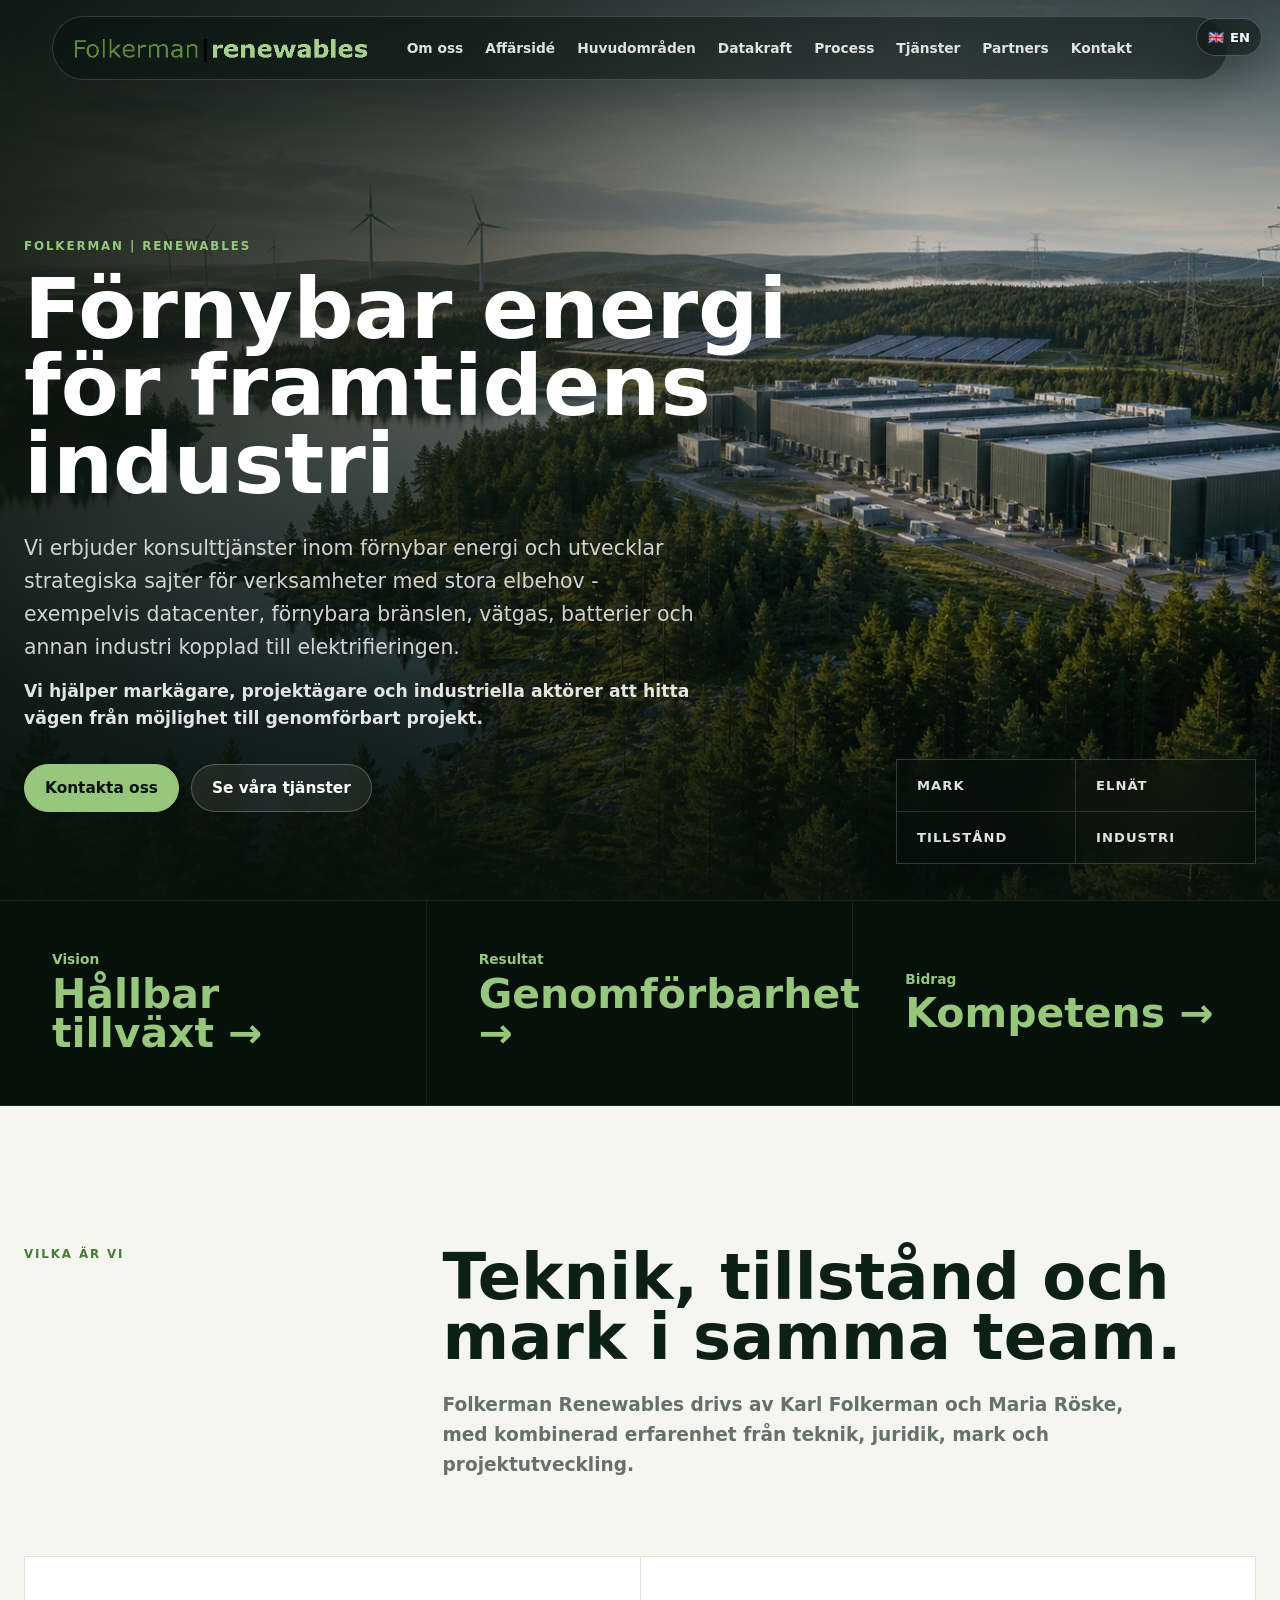
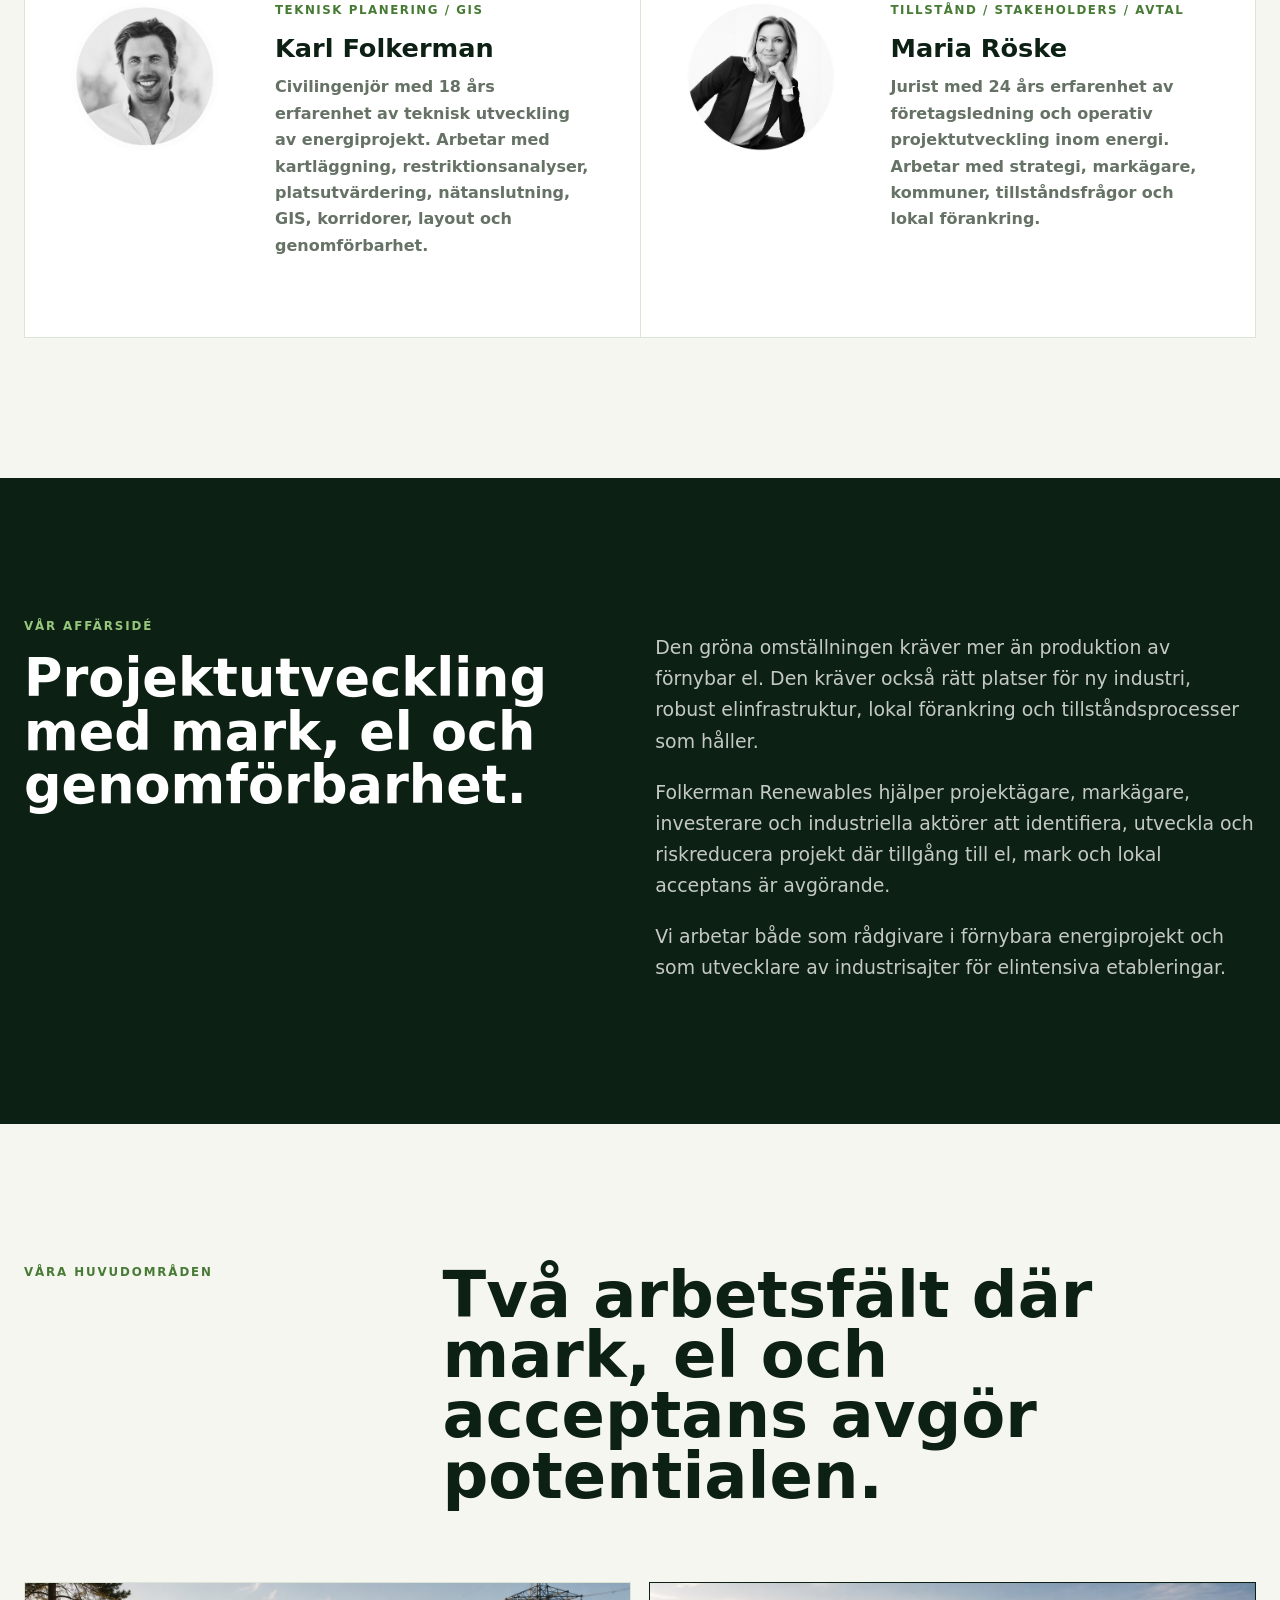
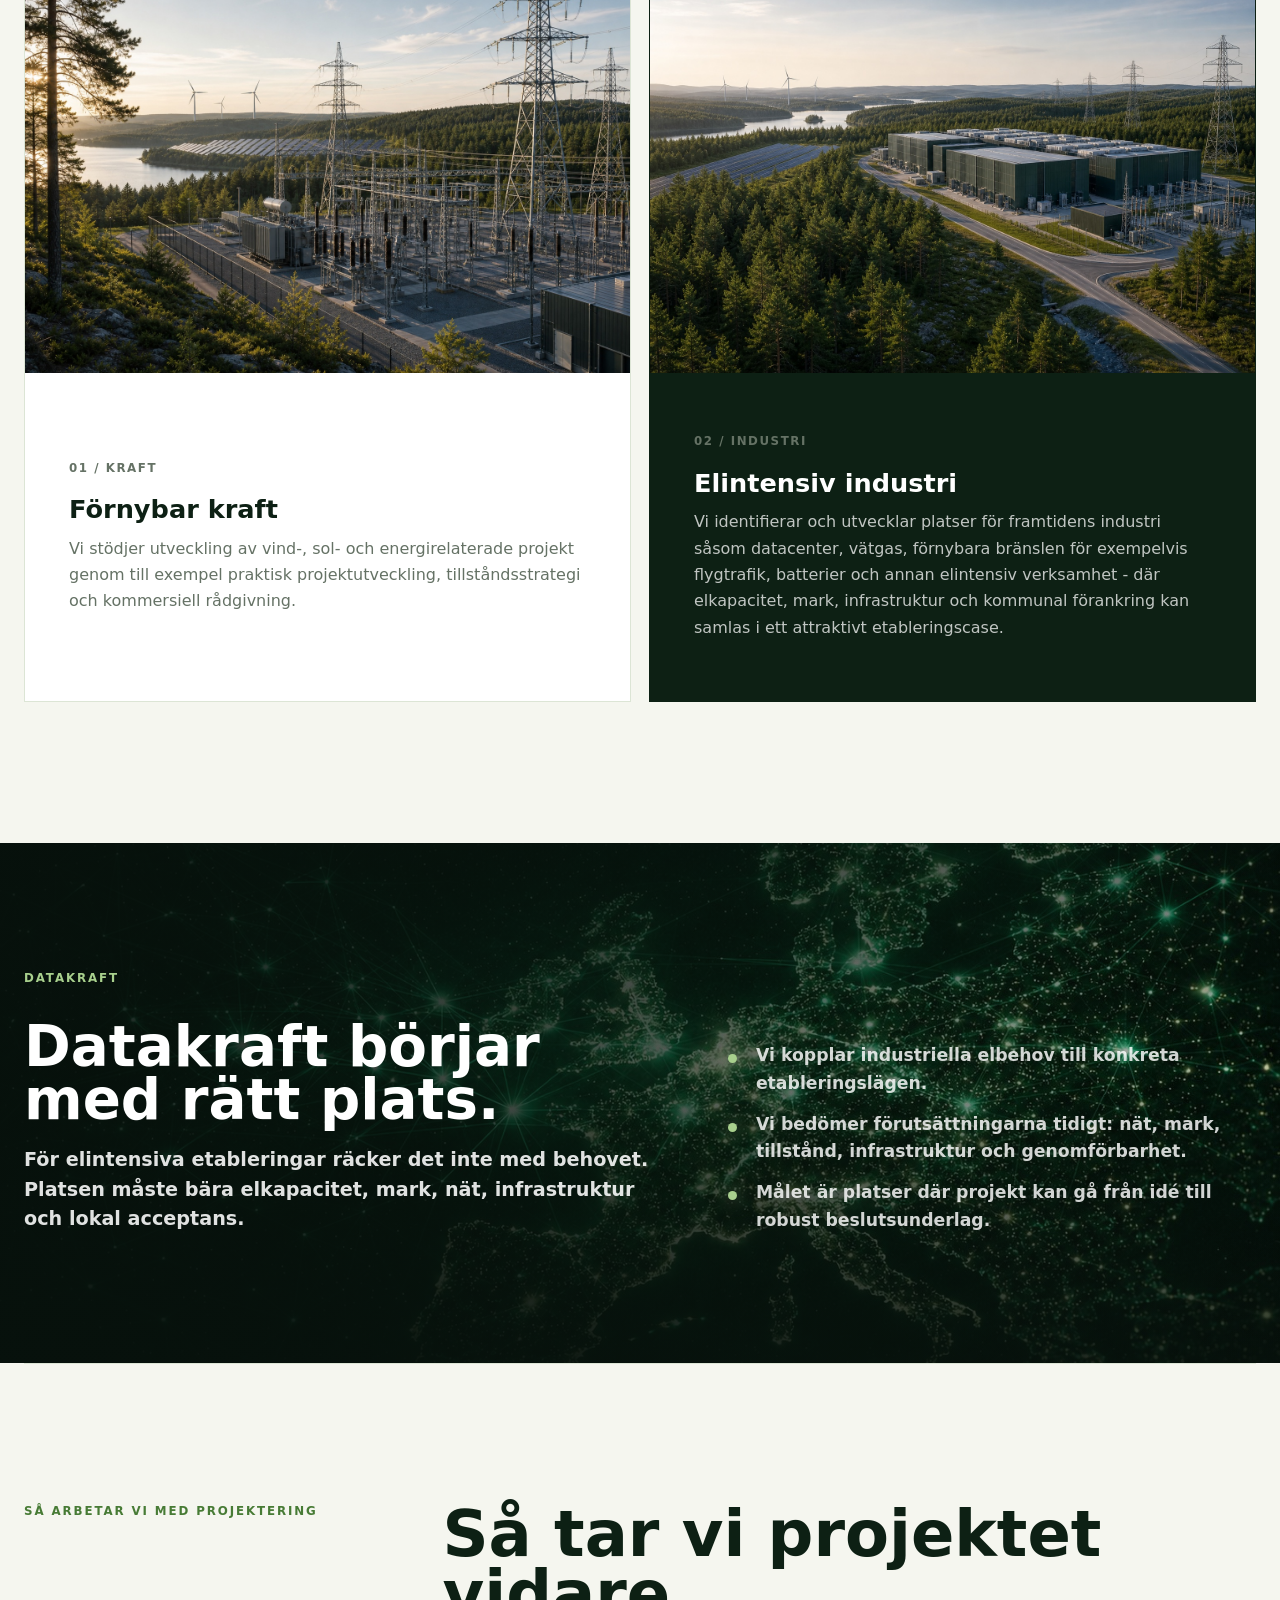
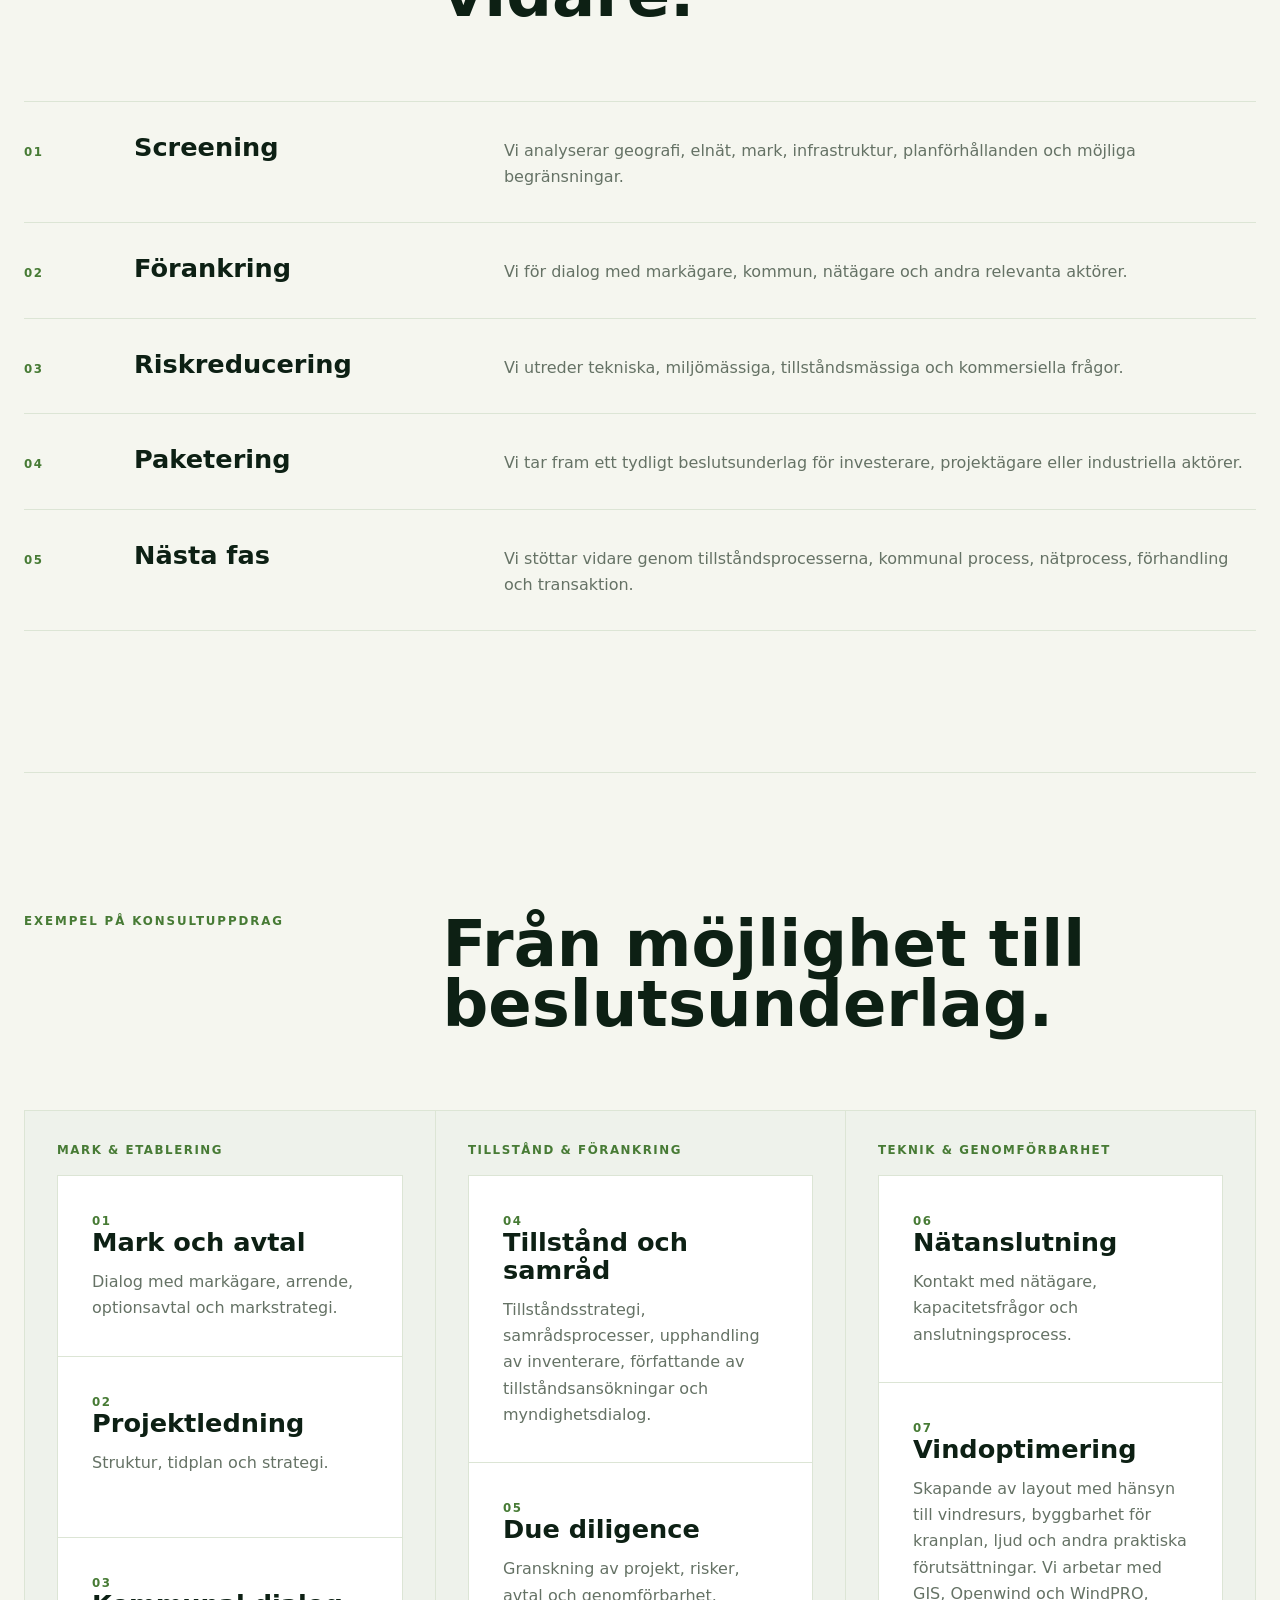
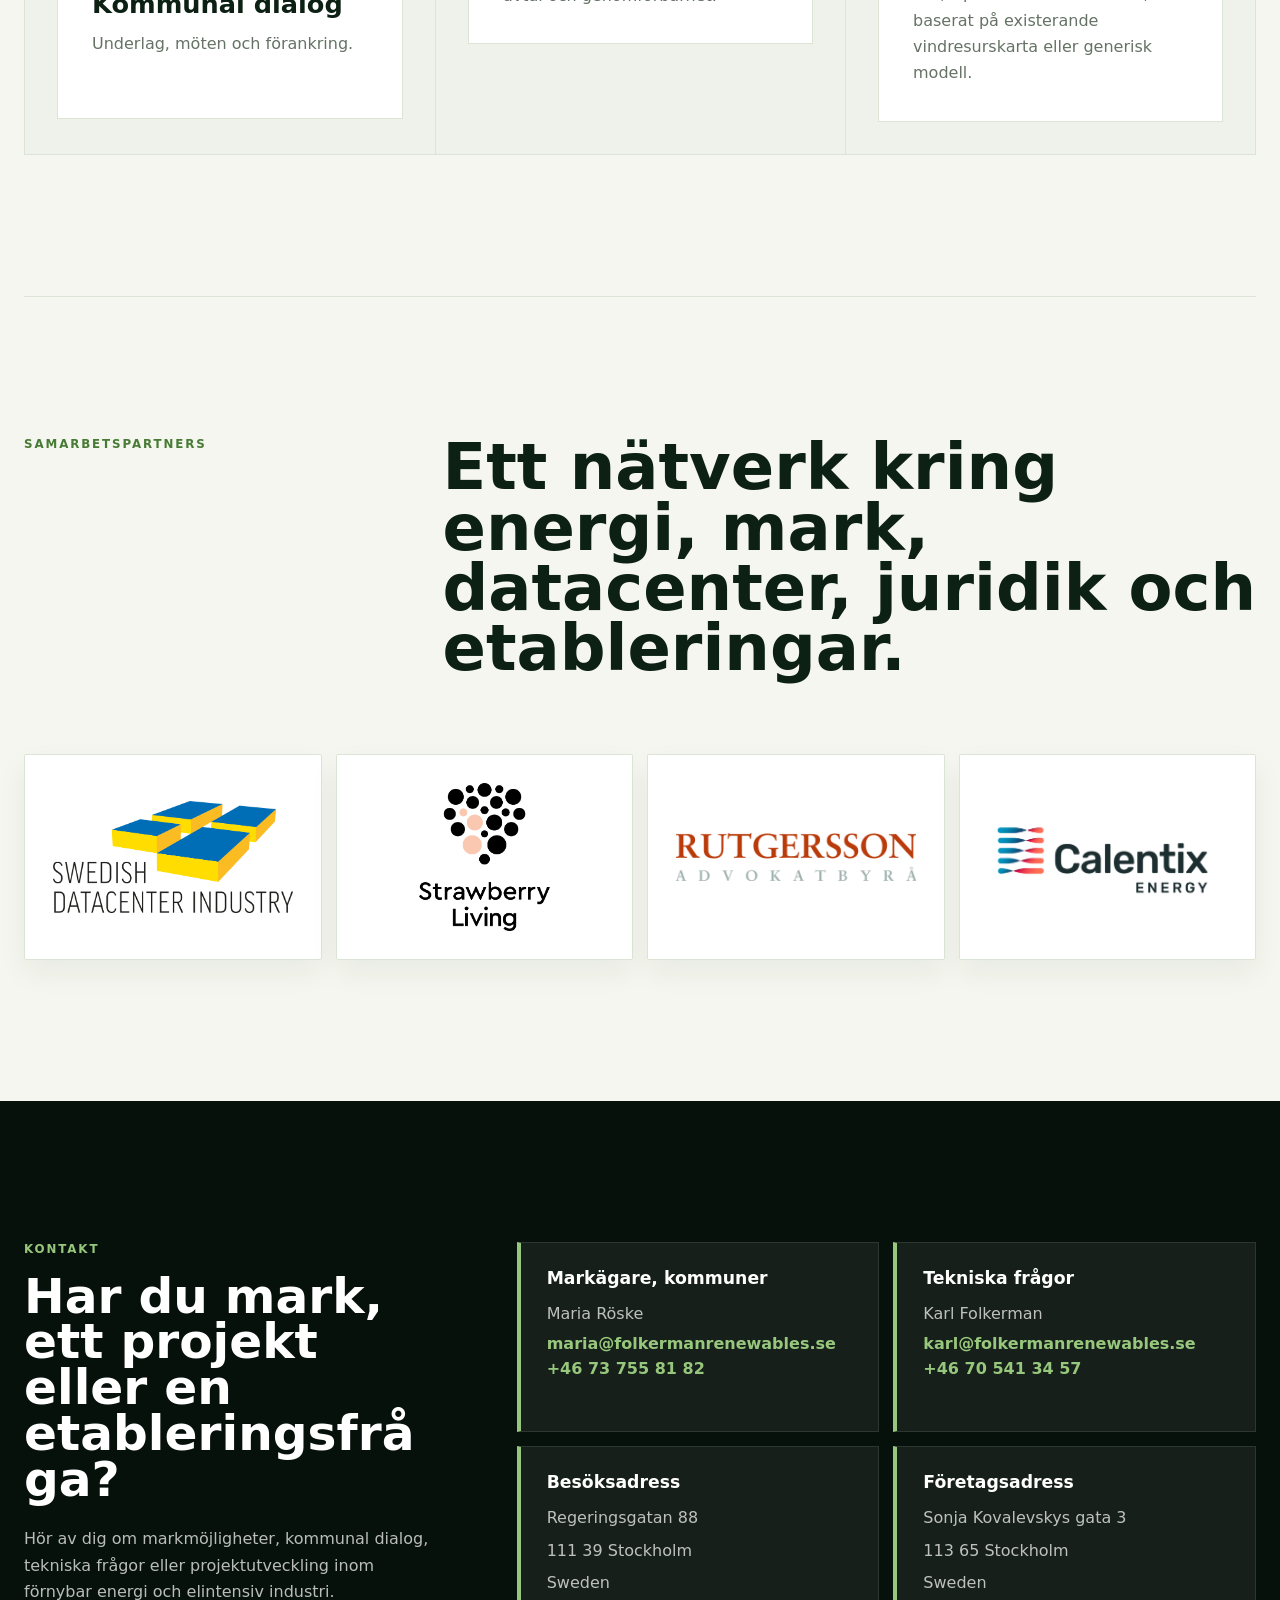
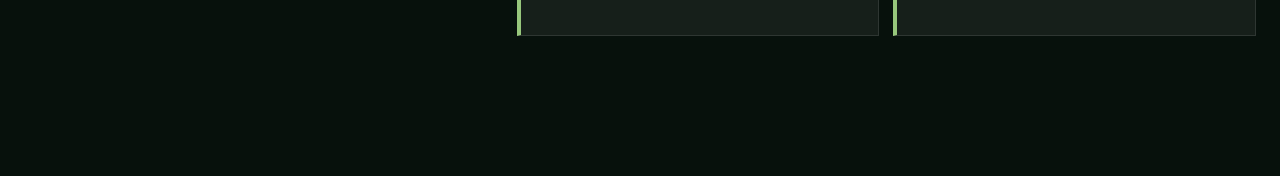
<file: forslagErik/index.html>
<!doctype html>
<html lang="sv">
  <head>
    <meta charset="utf-8">
    <meta name="viewport" content="width=device-width, initial-scale=1">
    <meta
      name="description"
      content="Folkerman Renewables erbjuder konsulttjänster inom förnybar energi och utvecklar strategiska industrisajter för datacenter, vätgas, förnybara bränslen, batterier och annan elintensiv industri."
      data-i18n-attr="content:meta.description"
    >
    <meta
      name="keywords"
      content="Folkerman Renewables, folkermanrenewables, Karl Folkerman, Maria Röske, förnybar energi, industrisajter, datacenter, vätgas, förnybara bränslen, batterier, GIS, tillstånd, markägare, Stockholm"
    >
    <meta name="author" content="Folkerman Renewables">
    <meta name="robots" content="noindex, nofollow">
    <meta name="googlebot" content="noindex, nofollow">
    <meta name="google-site-verification" content="rfnZ16ZVSR1SgWJSbVvaU3BN3s_scpE55U0h4fIPvdM">
    <meta name="application-name" content="Folkerman Renewables">
    <link rel="canonical" href="https://www.folkermanrenewables.se/forslagErik/">
    <meta property="og:type" content="website">
    <meta property="og:site_name" content="Folkerman Renewables">
    <meta property="og:title" content="Folkerman Renewables | Förnybar energi och industrisajter">
    <meta
      property="og:description"
      content="Projektutveckling med mark, el och genomförbarhet i fokus för förnybar energi och elintensiv industri."
      data-i18n-attr="content:meta.ogDescription"
    >
    <meta property="og:url" content="https://www.folkermanrenewables.se/forslagErik/">
    <meta property="og:image" content="https://www.folkermanrenewables.se/assets/folkerman-generated-hero.jpg">
    <meta property="og:locale" content="sv_SE">
    <meta property="og:locale:alternate" content="en_US">
    <meta name="twitter:card" content="summary_large_image">
    <meta name="twitter:title" content="Folkerman Renewables | Förnybar energi och industrisajter">
    <meta
      name="twitter:description"
      content="Projektutveckling med mark, el och genomförbarhet i fokus för förnybar energi och elintensiv industri."
      data-i18n-attr="content:meta.ogDescription"
    >
    <meta name="twitter:image" content="https://www.folkermanrenewables.se/assets/folkerman-generated-hero.jpg">
    <title data-i18n="meta.title">Folkerman Renewables | UX-förslag</title>
    <link rel="icon" href="../favicon.svg?v=20260522" type="image/svg+xml">
    <link rel="shortcut icon" href="../favicon.svg?v=20260522" type="image/svg+xml">
    <link rel="preload" href="../assets/folkerman-generated-hero.jpg?v=20260528-rune" as="image">
    <link rel="stylesheet" href="./styles.css?v=20260529-erik-flow">
    <script type="application/ld+json">
      {
        "@context": "https://schema.org",
        "@graph": [
          {
            "@type": "Organization",
            "@id": "https://www.folkermanrenewables.se/#organization",
            "name": "Folkerman Renewables",
            "alternateName": ["Folkerman | renewables", "folkermanrenewables"],
            "url": "https://www.folkermanrenewables.se/forslagErik/",
            "logo": "https://www.folkermanrenewables.se/favicon.svg",
            "image": "https://www.folkermanrenewables.se/assets/folkerman-generated-hero.jpg",
            "telephone": "+46 73 755 81 82",
            "email": "maria@folkermanrenewables.se",
            "address": {
              "@type": "PostalAddress",
              "streetAddress": "Sonja Kovalevskys gata 3",
              "postalCode": "113 65",
              "addressLocality": "Stockholm",
              "addressCountry": "SE"
            },
            "founder": [
              { "@id": "https://www.folkermanrenewables.se/#karl-folkerman" },
              { "@id": "https://www.folkermanrenewables.se/#maria-roske" }
            ],
            "knowsAbout": [
              "Förnybar energi",
              "Huvudområden",
              "Datacenter",
              "Vätgas",
              "Förnybara bränslen",
              "Batterier",
              "GIS",
              "Tillstånd",
              "Mark och avtal"
            ]
          },
          {
            "@type": "Person",
            "@id": "https://www.folkermanrenewables.se/#karl-folkerman",
            "name": "Karl Folkerman",
            "jobTitle": "Teknisk planering / GIS",
            "email": "karl@folkermanrenewables.se",
            "telephone": "+46 70 541 34 57",
            "worksFor": { "@id": "https://www.folkermanrenewables.se/#organization" },
            "image": "https://www.folkermanrenewables.se/assets/karl-folkerman.jpg",
            "knowsAbout": ["GIS", "Teknisk projektutveckling", "Nätanslutning", "Platsutvärdering"]
          },
          {
            "@type": "Person",
            "@id": "https://www.folkermanrenewables.se/#maria-roske",
            "name": "Maria Röske",
            "jobTitle": "Tillstånd / Stakeholders / Avtal",
            "email": "maria@folkermanrenewables.se",
            "telephone": "+46 73 755 81 82",
            "worksFor": { "@id": "https://www.folkermanrenewables.se/#organization" },
            "image": "https://www.folkermanrenewables.se/assets/maria-roske.jpg",
            "knowsAbout": ["Tillstånd", "Stakeholders", "Avtal", "Markägare", "Lokal förankring"]
          },
          {
            "@type": "WebSite",
            "@id": "https://www.folkermanrenewables.se/#website",
            "name": "Folkerman Renewables",
            "alternateName": "folkermanrenewables",
            "url": "https://www.folkermanrenewables.se/forslagErik/",
            "publisher": { "@id": "https://www.folkermanrenewables.se/#organization" },
            "inLanguage": ["sv", "en"]
          },
          {
            "@type": "WebPage",
            "@id": "https://www.folkermanrenewables.se/forslagErik/#webpage",
            "url": "https://www.folkermanrenewables.se/forslagErik/",
            "name": "Folkerman Renewables | UX-förslag",
            "description": "Ett UX-förslag för Folkerman Renewables med tydligare läsbarhet, mer välkomnande copy och krispigare struktur.",
            "isPartOf": { "@id": "https://www.folkermanrenewables.se/#website" },
            "about": { "@id": "https://www.folkermanrenewables.se/#organization" },
            "primaryImageOfPage": {
              "@type": "ImageObject",
              "url": "https://www.folkermanrenewables.se/assets/folkerman-generated-hero.jpg"
            },
            "inLanguage": "sv"
          }
        ]
      }
    </script>
  </head>
  <body>
    <button
      class="language-toggle"
      type="button"
      data-language-toggle
      aria-label="Switch to English"
      title="Switch to English"
    >
      <span aria-hidden="true">🇬🇧</span>
      <span data-language-label>EN</span>
    </button>

    <header class="site-header">
      <a class="brand" href="#top" aria-label="Folkerman renewables start">
        <img class="brand-image" src="../assets/folkerman-logo2.png?v=20260529" alt="Folkerman renewables">
      </a>
      <nav class="site-nav" aria-label="Primär navigering" data-i18n-attr="aria-label:nav.aria">
        <a href="#about" data-i18n="nav.about">Om oss</a>
        <a href="#mission" data-i18n="nav.mission">Affärsidé</a>
        <a href="#industry-sites" data-i18n="nav.industry">Huvudområden</a>
        <a href="#compute" data-i18n="nav.compute">Datakraft</a>
        <a href="#process" data-i18n="nav.process">Process</a>
        <a href="#services" data-i18n="nav.services">Tjänster</a>
        <a href="#partners" data-i18n="nav.partners">Partners</a>
        <a href="#contact" data-i18n="nav.contact">Kontakt</a>
      </nav>
    </header>

    <main id="top">
      <section class="hero" aria-labelledby="hero-title">
        <img
          class="hero-image"
          src="../assets/folkerman-generated-hero.jpg?v=20260528-rune"
          alt="Nordiskt landskap med skog, sjö, elnät, förnybar energi och modern industrisajt"
          data-i18n-attr="alt:hero.imageAlt"
        >
        <div class="hero-shade"></div>
        <div class="hero-content">
          <p class="eyebrow hero-eyebrow" data-i18n="hero.eyebrow">Folkerman | renewables</p>
          <h1 id="hero-title" data-i18n="hero.title">Förnybar energi för framtidens industri</h1>
          <p class="hero-text" data-i18n="hero.text">
            Vi erbjuder konsulttjänster inom förnybar energi och utvecklar strategiska sajter för verksamheter med stora elbehov - exempelvis datacenter, förnybara bränslen, vätgas, batterier och annan industri kopplad till elektrifieringen.
          </p>
          <p class="hero-support" data-i18n="hero.support">
            Vi hjälper markägare, projektägare och industriella aktörer att hitta vägen från möjlighet till genomförbart projekt.
          </p>
          <div class="hero-actions" aria-label="Huvudalternativ" data-i18n-attr="aria-label:hero.actionsAria">
            <a class="button primary" href="#contact" data-i18n="hero.primaryCta">Kontakta oss</a>
            <a class="button ghost" href="#services" data-i18n="hero.secondaryCta">Se våra tjänster</a>
          </div>
        </div>
        <div class="hero-panel" aria-label="Fokusområden" data-i18n-attr="aria-label:hero.panelAria">
          <span data-i18n="hero.panel1">Mark</span>
          <span data-i18n="hero.panel2">Elnät</span>
          <span data-i18n="hero.panel3">Tillstånd</span>
          <span data-i18n="hero.panel4">Industri</span>
        </div>
      </section>

      <section class="metrics-strip" aria-label="Fokus" data-i18n-attr="aria-label:metrics.aria">
        <article>
          <a href="#mission">
            <span data-i18n="metrics.growth.label">Vision</span>
            <strong data-i18n="metrics.growth.title">Hållbar tillväxt →</strong>
          </a>
        </article>
        <article>
          <a href="#process">
            <span data-i18n="metrics.feasibility.label">Resultat</span>
            <strong data-i18n="metrics.feasibility.title">Genomförbarhet →</strong>
          </a>
        </article>
        <article>
          <a href="#about">
            <span data-i18n="metrics.expertise.label">Bidrag</span>
            <strong data-i18n="metrics.expertise.title">Kompetens →</strong>
          </a>
        </article>
      </section>

      <section class="section team-section" id="about" aria-labelledby="team-title">
        <div class="section-kicker">
          <p class="eyebrow" data-i18n="team.eyebrow">Vilka är vi</p>
          <div>
            <h2 id="team-title" data-i18n="team.title">Teknik, tillstånd och mark i samma team.</h2>
            <p class="section-intro" data-i18n="team.intro">
              Folkerman Renewables drivs av Karl Folkerman och Maria Röske, med kombinerad erfarenhet från teknik, juridik, mark och projektutveckling.
            </p>
          </div>
        </div>
        <div class="profile-grid">
          <article class="profile-card">
            <img class="profile-photo" src="../assets/karl-folkerman.jpg?v=20260528" alt="Karl Folkerman">
            <div class="profile-body">
              <p class="profile-role" data-i18n="team.karl.role">Teknisk planering / GIS</p>
              <h3>Karl Folkerman</h3>
              <p data-i18n="team.karl.text">
                Civilingenjör med 18 års erfarenhet av teknisk utveckling av energiprojekt. Arbetar med kartläggning, restriktionsanalyser, platsutvärdering, nätanslutning, GIS, korridorer, layout och genomförbarhet.
              </p>
            </div>
          </article>

          <article class="profile-card">
            <img class="profile-photo" src="../assets/maria-roske.jpg?v=20260528" alt="Maria Röske">
            <div class="profile-body">
              <p class="profile-role" data-i18n="team.maria.role">Tillstånd / Stakeholders / Avtal</p>
              <h3>Maria Röske</h3>
              <p data-i18n="team.maria.text">
                Jurist med 24 års erfarenhet av företagsledning och operativ projektutveckling inom energi. Arbetar med strategi, markägare, kommuner, tillståndsfrågor och lokal förankring.
              </p>
            </div>
          </article>
        </div>
      </section>

      <section class="mission-section" id="mission" aria-labelledby="mission-title">
        <div class="mission-grid">
          <div>
            <p class="eyebrow" data-i18n="mission.eyebrow">Vår affärsidé</p>
            <h2 id="mission-title" data-i18n="mission.title">Projektutveckling med mark, el och genomförbarhet.</h2>
          </div>
          <div class="mission-copy">
            <p data-i18n="mission.text1">
              Den gröna omställningen kräver mer än produktion av förnybar el. Den kräver också rätt platser för ny industri, robust elinfrastruktur, lokal förankring och tillståndsprocesser som håller.
            </p>
            <p data-i18n="mission.text2">
              Folkerman Renewables hjälper projektägare, markägare, investerare och industriella aktörer att identifiera, utveckla och riskreducera projekt där tillgång till el, mark och lokal acceptans är avgörande.
            </p>
            <p data-i18n="mission.text3">
              Vi arbetar både som rådgivare i förnybara energiprojekt och som utvecklare av industrisajter för elintensiva etableringar.
            </p>
          </div>
        </div>
      </section>

      <section class="section focus-section" id="industry-sites" aria-labelledby="focus-title">
        <div class="section-kicker">
          <p class="eyebrow" data-i18n="focus.eyebrow">Våra huvudområden</p>
          <h2 id="focus-title" data-i18n="focus.title">Två arbetsfält där mark, el och acceptans avgör potentialen.</h2>
        </div>
        <div class="feature-grid">
          <article class="feature-card">
            <img src="../assets/folkerman-generated-grid.jpg?v=20260528-rune" alt="Elnät och förnybar kraft i nordiskt landskap" data-i18n-attr="alt:focus.renewables.imageAlt">
            <div>
              <p class="feature-label" data-i18n="focus.renewables.label">01 / Kraft</p>
              <h3 data-i18n="focus.renewables.title">Förnybar kraft</h3>
              <p data-i18n="focus.renewables.text">
                Vi stödjer utveckling av vind-, sol- och energirelaterade projekt genom till exempel praktisk projektutveckling, tillståndsstrategi och kommersiell rådgivning.
              </p>
            </div>
          </article>

          <article class="feature-card feature-card-dark">
            <img src="../assets/folkerman-generated-campus.jpg?v=20260528-rune" alt="Modern industrisajt i skogsmiljö med elinfrastruktur" data-i18n-attr="alt:focus.industry.imageAlt">
            <div>
              <p class="feature-label" data-i18n="focus.industry.label">02 / Industri</p>
              <h3 data-i18n="focus.industry.title">Elintensiv industri</h3>
              <p data-i18n="focus.industry.text">
                Vi identifierar och utvecklar platser för framtidens industri såsom datacenter, vätgas, förnybara bränslen för exempelvis flygtrafik, batterier och annan elintensiv verksamhet - där elkapacitet, mark, infrastruktur och kommunal förankring kan samlas i ett attraktivt etableringscase.
              </p>
            </div>
          </article>
        </div>
      </section>

      <section class="compute-section compute-section-ux" id="compute" aria-labelledby="compute-title">
        <img
          class="compute-image"
          src="../assets/compute-capacity-europe.jpg?v=20260529"
          alt="Grön visualisering av Europas digitala infrastruktur och datakapacitet"
          data-i18n-attr="alt:compute.imageAlt"
        >
        <div class="compute-overlay"></div>
        <div class="compute-content">
          <div class="compute-heading">
            <p class="eyebrow" data-i18n="compute.eyebrow">Datakraft</p>
            <h2 id="compute-title" data-i18n="compute.title">Datakraft börjar med rätt plats.</h2>
            <p class="compute-lead" data-i18n="compute.lead">För elintensiva etableringar räcker det inte med behovet. Platsen måste bära elkapacitet, mark, nät, infrastruktur och lokal acceptans.</p>
          </div>
          <ul class="compute-list">
            <li data-i18n="compute.point1">Vi kopplar industriella elbehov till konkreta etableringslägen.</li>
            <li data-i18n="compute.point2">Vi bedömer förutsättningarna tidigt: nät, mark, tillstånd, infrastruktur och genomförbarhet.</li>
            <li data-i18n="compute.point3">Målet är platser där projekt kan gå från idé till robust beslutsunderlag.</li>
          </ul>
        </div>
      </section>

      <section class="process-section" id="process" aria-labelledby="process-title">
        <div class="section-kicker">
          <p class="eyebrow" data-i18n="process.eyebrow">Så arbetar vi med projektering</p>
          <h2 id="process-title" data-i18n="process.title">Så tar vi projektet vidare.</h2>
        </div>
        <div class="process-list">
          <article>
            <span>01</span>
            <h3 data-i18n="process.step1.title">Screening</h3>
            <p data-i18n="process.step1.text">Vi analyserar geografi, elnät, mark, infrastruktur, planförhållanden och möjliga begränsningar.</p>
          </article>
          <article>
            <span>02</span>
            <h3 data-i18n="process.step2.title">Förankring</h3>
            <p data-i18n="process.step2.text">Vi för dialog med markägare, kommun, nätägare och andra relevanta aktörer.</p>
          </article>
          <article>
            <span>03</span>
            <h3 data-i18n="process.step3.title">Riskreducering</h3>
            <p data-i18n="process.step3.text">Vi utreder tekniska, miljömässiga, tillståndsmässiga och kommersiella frågor.</p>
          </article>
          <article>
            <span>04</span>
            <h3 data-i18n="process.step4.title">Paketering</h3>
            <p data-i18n="process.step4.text">Vi tar fram ett tydligt beslutsunderlag för investerare, projektägare eller industriella aktörer.</p>
          </article>
          <article>
            <span>05</span>
            <h3 data-i18n="process.step5.title">Nästa fas</h3>
            <p data-i18n="process.step5.text">Vi stöttar vidare genom tillståndsprocesserna, kommunal process, nätprocess, förhandling och transaktion.</p>
          </article>
        </div>
      </section>

      <section class="services-section" id="services" aria-labelledby="services-title">
        <div class="section-kicker">
          <p class="eyebrow" data-i18n="services.eyebrow">Exempel på konsultuppdrag</p>
          <h2 id="services-title" data-i18n="services.title">Från möjlighet till beslutsunderlag.</h2>
        </div>
        <div class="service-groups">
          <article class="service-group">
            <p class="feature-label" data-i18n="services.groupLand">Mark & etablering</p>
            <div class="service-group-list">
              <article class="service-card">
                <span>01</span>
                <h3 data-i18n="services.land.title">Mark och avtal</h3>
                <p data-i18n="services.land.text">Dialog med markägare, arrende, optionsavtal och markstrategi.</p>
              </article>
              <article class="service-card">
                <span>02</span>
                <h3 data-i18n="services.management.title">Projektledning</h3>
                <p data-i18n="services.management.text">Struktur, tidplan och strategi.</p>
              </article>
              <article class="service-card">
                <span>03</span>
                <h3 data-i18n="services.municipal.title">Kommunal dialog</h3>
                <p data-i18n="services.municipal.text">Underlag, möten och förankring.</p>
              </article>
            </div>
          </article>

          <article class="service-group">
            <p class="feature-label" data-i18n="services.groupPermits">Tillstånd & förankring</p>
            <div class="service-group-list">
              <article class="service-card">
                <span>04</span>
                <h3 data-i18n="services.permits.title">Tillstånd och samråd</h3>
                <p data-i18n="services.permits.text">Tillståndsstrategi, samrådsprocesser, upphandling av inventerare, författande av tillståndsansökningar och myndighetsdialog.</p>
              </article>
              <article class="service-card">
                <span>05</span>
                <h3 data-i18n="services.diligence.title">Due diligence</h3>
                <p data-i18n="services.diligence.text">Granskning av projekt, risker, avtal och genomförbarhet.</p>
              </article>
            </div>
          </article>

          <article class="service-group">
            <p class="feature-label" data-i18n="services.groupTech">Teknik & genomförbarhet</p>
            <div class="service-group-list">
              <article class="service-card">
                <span>06</span>
                <h3 data-i18n="services.grid.title">Nätanslutning</h3>
                <p data-i18n="services.grid.text">Kontakt med nätägare, kapacitetsfrågor och anslutningsprocess.</p>
              </article>
              <article class="service-card service-card-wide">
                <span>07</span>
                <h3 data-i18n="services.wind.title">Vindoptimering</h3>
                <p data-i18n="services.wind.text">Skapande av layout med hänsyn till vindresurs, byggbarhet för kranplan, ljud och andra praktiska förutsättningar. Vi arbetar med GIS, Openwind och WindPRO, baserat på existerande vindresurskarta eller generisk modell.</p>
              </article>
            </div>
          </article>
        </div>
      </section>

      <section class="partners-section" id="partners" aria-labelledby="partners-title">
        <div class="section-kicker">
          <p class="eyebrow" data-i18n="partners.eyebrow">Samarbetspartners</p>
          <h2 id="partners-title" data-i18n="partners.title">Ett nätverk kring energi, mark, datacenter, juridik och etableringar.</h2>
        </div>
        <div class="partner-grid">
          <a class="partner-card partner-card-wide-logo" href="https://www.sdia.se/" target="_blank" rel="noreferrer" aria-label="Swedish Datacenter Industry">
            <img src="../assets/partner-sdia.png?v=20260528-logos" alt="Swedish Datacenter Industry">
          </a>
          <a class="partner-card partner-card-tall" href="https://www.strawberry.se/blog/strawberry-living/" target="_blank" rel="noreferrer" aria-label="Strawberry Living">
            <img src="../assets/partner-strawberry-living.png?v=20260528-logos" alt="Strawberry Living">
          </a>
          <a class="partner-card partner-card-wide-logo" href="https://www.ralegal.se/" target="_blank" rel="noreferrer" aria-label="Rutgersson Advokatbyrå">
            <img src="../assets/partner-rutgersson.png?v=20260528-logos" alt="Rutgersson Advokatbyrå">
          </a>
          <a class="partner-card partner-card-wide-logo" href="https://www.calentix.com/" target="_blank" rel="noreferrer" aria-label="Calentix Energy">
            <img src="../assets/partner-calentix.png?v=20260528-logos" alt="Calentix Energy">
          </a>
        </div>
      </section>

      <section class="contact-section" id="contact" aria-labelledby="contact-title">
        <div>
          <p class="eyebrow" data-i18n="contact.eyebrow">Kontakt</p>
          <h2 id="contact-title" data-i18n="contact.title">Har du mark, ett projekt eller en etableringsfråga?</h2>
          <p class="contact-copy" data-i18n="contact.text">
            Hör av dig om markmöjligheter, kommunal dialog, tekniska frågor eller projektutveckling inom förnybar energi och elintensiv industri.
          </p>
        </div>
        <div class="contact-grid">
          <address class="contact-card">
            <h3 data-i18n="contact.land.title">Markägare, kommuner</h3>
            <p>Maria Röske</p>
            <a href="mailto:maria@folkermanrenewables.se">maria@folkermanrenewables.se</a>
            <a href="tel:+46737558182">+46 73 755 81 82</a>
          </address>
          <address class="contact-card">
            <h3 data-i18n="contact.tech.title">Tekniska frågor</h3>
            <p>Karl Folkerman</p>
            <a href="mailto:karl@folkermanrenewables.se">karl@folkermanrenewables.se</a>
            <a href="tel:+46705413457">+46 70 541 34 57</a>
          </address>
          <address class="contact-card">
            <h3 data-i18n="contact.visit.title">Besöksadress</h3>
            <p>Regeringsgatan 88</p>
            <p>111 39 Stockholm</p>
            <p>Sweden</p>
          </address>
          <address class="contact-card">
            <h3 data-i18n="contact.company.title">Företagsadress</h3>
            <p>Sonja Kovalevskys gata 3</p>
            <p>113 65 Stockholm</p>
            <p>Sweden</p>
          </address>
        </div>
      </section>
    </main>

    <script>
      const translations = {
        sv: {
          meta: {
            title: "Folkerman Renewables | UX-förslag",
            description:
              "Folkerman Renewables erbjuder konsulttjänster inom förnybar energi och utvecklar strategiska industrisajter för datacenter, vätgas, förnybara bränslen, batterier och annan elintensiv industri.",
            ogDescription:
              "Projektutveckling med mark, el och genomförbarhet i fokus för förnybar energi och elintensiv industri."
          },
          nav: {
            aria: "Primär navigering",
            about: "Om oss",
            compute: "Datakraft",
            mission: "Affärsidé",
            industry: "Huvudområden",
            services: "Tjänster",
            process: "Process",
            partners: "Partners",
            contact: "Kontakt"
          },
          hero: {
            eyebrow: "Folkerman | renewables",
            title: "Förnybar energi för framtidens industri",
            text:
              "Vi erbjuder konsulttjänster inom förnybar energi och utvecklar strategiska sajter för verksamheter med stora elbehov - exempelvis datacenter, förnybara bränslen, vätgas, batterier och annan industri kopplad till elektrifieringen.",
            support:
              "Vi hjälper markägare, projektägare och industriella aktörer att hitta vägen från möjlighet till genomförbart projekt.",
            primaryCta: "Kontakta oss",
            secondaryCta: "Se våra tjänster",
            actionsAria: "Huvudalternativ",
            panelAria: "Fokusområden",
            panel1: "Mark",
            panel2: "Elnät",
            panel3: "Tillstånd",
            panel4: "Industri",
            imageAlt: "Nordiskt landskap med skog, sjö, elnät, förnybar energi och modern industrisajt"
          },
          metrics: {
            aria: "Fokus",
            growth: {
              label: "Vision",
              title: "Hållbar tillväxt →"
            },
            feasibility: {
              label: "Resultat",
              title: "Genomförbarhet →"
            },
            expertise: {
              label: "Bidrag",
              title: "Kompetens →"
            }
          },
          team: {
            eyebrow: "Vilka är vi",
            title: "Teknik, tillstånd och mark i samma team.",
            intro:
              "Folkerman Renewables drivs av Karl Folkerman och Maria Röske, med kombinerad erfarenhet från teknik, juridik, mark och projektutveckling.",
            karl: {
              role: "Teknisk planering / GIS",
              text:
                "Civilingenjör med 18 års erfarenhet av teknisk utveckling av energiprojekt. Arbetar med kartläggning, restriktionsanalyser, platsutvärdering, nätanslutning, GIS, korridorer, layout och genomförbarhet."
            },
            maria: {
              role: "Tillstånd / Stakeholders / Avtal",
              text:
                "Jurist med 24 års erfarenhet av företagsledning och operativ projektutveckling inom energi. Arbetar med strategi, markägare, kommuner, tillståndsfrågor och lokal förankring."
            }
          },
          compute: {
            eyebrow: "Datakraft",
            title: "Datakraft börjar med rätt plats.",
            lead: "För elintensiva etableringar räcker det inte med behovet. Platsen måste bära elkapacitet, mark, nät, infrastruktur och lokal acceptans.",
            point1:
              "Vi kopplar industriella elbehov till konkreta etableringslägen.",
            point2:
              "Vi bedömer förutsättningarna tidigt: nät, mark, tillstånd, infrastruktur och genomförbarhet.",
            point3:
              "Målet är platser där projekt kan gå från idé till robust beslutsunderlag.",
            imageAlt: "Grön visualisering av Europas digitala infrastruktur och datakapacitet"
          },
          mission: {
            eyebrow: "Vår affärsidé",
            title: "Projektutveckling med mark, el och genomförbarhet.",
            text1:
              "Den gröna omställningen kräver mer än produktion av förnybar el. Den kräver också rätt platser för ny industri, robust elinfrastruktur, lokal förankring och tillståndsprocesser som håller.",
            text2:
              "Folkerman Renewables hjälper projektägare, markägare, investerare och industriella aktörer att identifiera, utveckla och riskreducera projekt där tillgång till el, mark och lokal acceptans är avgörande.",
            text3:
              "Vi arbetar både som rådgivare i förnybara energiprojekt och som utvecklare av industrisajter för elintensiva etableringar."
          },
          focus: {
            eyebrow: "Våra huvudområden",
            title: "Två arbetsfält där mark, el och acceptans avgör potentialen.",
            renewables: {
              label: "01 / Kraft",
              title: "Förnybar kraft",
              text:
                "Vi stödjer utveckling av vind-, sol- och energirelaterade projekt genom till exempel praktisk projektutveckling, tillståndsstrategi och kommersiell rådgivning.",
              imageAlt: "Elnät och förnybar kraft i nordiskt landskap"
            },
            industry: {
              label: "02 / Industri",
              title: "Elintensiv industri",
              text:
                "Vi identifierar och utvecklar platser för framtidens industri såsom datacenter, vätgas, förnybara bränslen för exempelvis flygtrafik, batterier och annan elintensiv verksamhet - där elkapacitet, mark, infrastruktur och kommunal förankring kan samlas i ett attraktivt etableringscase.",
              imageAlt: "Modern industrisajt i skogsmiljö med elinfrastruktur"
            }
          },
          services: {
            eyebrow: "Exempel på konsultuppdrag",
            title: "Från möjlighet till beslutsunderlag.",
            groupLand: "Mark & etablering",
            groupPermits: "Tillstånd & förankring",
            groupTech: "Teknik & genomförbarhet",
            land: { title: "Mark och avtal", text: "Dialog med markägare, arrende, optionsavtal och markstrategi." },
            management: { title: "Projektledning", text: "Struktur, tidplan och strategi." },
            permits: {
              title: "Tillstånd och samråd",
              text:
                "Tillståndsstrategi, samrådsprocesser, upphandling av inventerare, författande av tillståndsansökningar och myndighetsdialog."
            },
            grid: { title: "Nätanslutning", text: "Kontakt med nätägare, kapacitetsfrågor och anslutningsprocess." },
            municipal: { title: "Kommunal dialog", text: "Underlag, möten och förankring." },
            diligence: { title: "Due diligence", text: "Granskning av projekt, risker, avtal och genomförbarhet." },
            wind: {
              title: "Vindoptimering",
              text:
                "Skapande av layout med hänsyn till vindresurs, byggbarhet för kranplan, ljud och andra praktiska förutsättningar. Vi arbetar med GIS, Openwind och WindPRO, baserat på existerande vindresurskarta eller generisk modell."
            }
          },
          process: {
            eyebrow: "Så arbetar vi med projektering",
            title: "Så tar vi projektet vidare.",
            step1: { title: "Screening", text: "Vi analyserar geografi, elnät, mark, infrastruktur, planförhållanden och möjliga begränsningar." },
            step2: { title: "Förankring", text: "Vi för dialog med markägare, kommun, nätägare och andra relevanta aktörer." },
            step3: { title: "Riskreducering", text: "Vi utreder tekniska, miljömässiga, tillståndsmässiga och kommersiella frågor." },
            step4: { title: "Paketering", text: "Vi tar fram ett tydligt beslutsunderlag för investerare, projektägare eller industriella aktörer." },
            step5: { title: "Nästa fas", text: "Vi stöttar vidare genom tillståndsprocesserna, kommunal process, nätprocess, förhandling och transaktion." }
          },
          partners: {
            eyebrow: "Samarbetspartners",
            title: "Ett nätverk kring energi, mark, datacenter, juridik och etableringar."
          },
          contact: {
            eyebrow: "Kontakt",
            title: "Har du mark, ett projekt eller en etableringsfråga?",
            text:
              "Hör av dig om markmöjligheter, kommunal dialog, tekniska frågor eller projektutveckling inom förnybar energi och elintensiv industri.",
            land: { title: "Markägare, kommuner" },
            tech: { title: "Tekniska frågor" },
            visit: { title: "Besöksadress" },
            company: { title: "Företagsadress" }
          },
          toggle: {
            label: "EN",
            flag: "🇬🇧",
            aria: "Switch to English"
          }
        },
        en: {
          meta: {
            title: "Folkerman Renewables | UX proposal",
            description:
              "Folkerman Renewables provides renewable energy advisory services and develops strategic industrial sites for data centers, renewable fuels, hydrogen, batteries and other power-intensive industries.",
            ogDescription:
              "Project development with land, power access and feasibility at the center for renewable energy and power-intensive industry."
          },
          nav: {
            aria: "Primary navigation",
            about: "About",
            compute: "Data power",
            mission: "Business idea",
            industry: "Main areas",
            services: "Services",
            process: "Process",
            partners: "Partners",
            contact: "Contact"
          },
          hero: {
            eyebrow: "Folkerman | renewables",
            title: "Renewable energy for the industry of the future",
            text:
              "We provide advisory services in renewable energy and develop strategic sites for businesses with large electricity needs - such as data centers, renewable fuels, hydrogen, batteries and other industries connected to electrification.",
            support:
              "We help landowners, project owners and industrial actors find the path from opportunity to feasible project.",
            primaryCta: "Contact us",
            secondaryCta: "View services",
            actionsAria: "Primary actions",
            panelAria: "Focus areas",
            panel1: "Land",
            panel2: "Grid",
            panel3: "Permits",
            panel4: "Industry",
            imageAlt: "Nordic landscape with forest, lake, grid infrastructure, renewable energy and modern industrial site"
          },
          metrics: {
            aria: "Focus",
            growth: {
              label: "Vision",
              title: "Sustainable growth →"
            },
            feasibility: {
              label: "Outcome",
              title: "Feasibility →"
            },
            expertise: {
              label: "Contribution",
              title: "Expertise →"
            }
          },
          team: {
            eyebrow: "Who we are",
            title: "Technology, permitting and land in one team.",
            intro:
              "Folkerman Renewables is led by Karl Folkerman and Maria Röske, combining experience across technology, law, land and project development.",
            karl: {
              role: "Technical planning / GIS",
              text:
                "MSc in Engineering with 18 years of experience in technical energy project development. Works with mapping, constraint analysis, site evaluation, grid connection, GIS, corridors, layout and feasibility."
            },
            maria: {
              role: "Permits / Stakeholders / Agreements",
              text:
                "Lawyer with 24 years of experience in company management and operational project development within energy. Works with strategy, landowners, municipalities, permitting and local anchoring."
            }
          },
          compute: {
            eyebrow: "Data power",
            title: "Data power starts with the right site.",
            lead: "For power-intensive establishments, demand is not enough. The site must carry grid capacity, land, infrastructure and local acceptance.",
            point1:
              "We connect industrial power needs to concrete establishment locations.",
            point2:
              "We assess the conditions early: grid, land, permitting, infrastructure and feasibility.",
            point3:
              "The goal is sites where projects can move from idea to robust decision material.",
            imageAlt: "Green visualization of Europe's digital infrastructure and data capacity"
          },
          mission: {
            eyebrow: "Our business idea",
            title: "Project development with land, power and feasibility.",
            text1:
              "The green transition requires more than renewable power production. It also requires the right places for new industry, robust electricity infrastructure, local anchoring and permitting processes that hold.",
            text2:
              "Folkerman Renewables helps project owners, landowners, investors and industrial actors identify, develop and reduce risk in projects where access to power, land and local acceptance is decisive.",
            text3:
              "We work both as advisors in renewable energy projects and as developers of industrial sites for power-intensive establishments."
          },
          focus: {
            eyebrow: "Main areas",
            title: "Two fields where land, power and acceptance decide the potential.",
            renewables: {
              label: "01 / Power",
              title: "Renewable power",
              text:
                "We support the development of wind, solar and energy-related projects through practical project development, permitting strategy and commercial advisory.",
              imageAlt: "Electricity grid and renewable power in a Nordic landscape"
            },
            industry: {
              label: "02 / Industry",
              title: "Power-intensive industry",
              text:
                "We identify and develop sites for the industry of the future, such as data centers, hydrogen, renewable fuels for aviation, batteries and other power-intensive operations - where grid capacity, land, infrastructure and municipal anchoring can form an attractive establishment case.",
              imageAlt: "Modern industrial site in forest landscape with power infrastructure"
            }
          },
          services: {
            eyebrow: "Examples of advisory assignments",
            title: "From opportunity to decision material.",
            groupLand: "Land & establishment",
            groupPermits: "Permits & anchoring",
            groupTech: "Technology & feasibility",
            land: { title: "Land and agreements", text: "Landowner dialogue, leases, option agreements and land strategy." },
            management: { title: "Project management", text: "Structure, timeline and strategy." },
            permits: {
              title: "Permitting and consultation",
              text:
                "Permitting strategy, consultation processes, procurement of survey specialists, drafting of permit applications and authority dialogue."
            },
            grid: { title: "Grid connection", text: "Contact with grid owners, capacity questions and connection processes." },
            municipal: { title: "Municipal dialogue", text: "Decision material, meetings and anchoring." },
            diligence: { title: "Due diligence", text: "Review of projects, risks, agreements and feasibility." },
            wind: {
              title: "Wind optimization",
              text:
                "Layout creation with regard to wind resource, buildability for crane pads, sound and other practical conditions. We work with GIS, Openwind and WindPRO, based on an existing wind resource map or a generic model."
            }
          },
          process: {
            eyebrow: "How we work with project development",
            title: "How we move the project forward.",
            step1: { title: "Screening", text: "We analyze geography, grid, land, infrastructure, planning conditions and possible constraints." },
            step2: { title: "Anchoring", text: "We conduct dialogue with landowners, municipalities, grid owners and other relevant stakeholders." },
            step3: { title: "Risk reduction", text: "We investigate technical, environmental, permitting and commercial questions." },
            step4: { title: "Packaging", text: "We prepare clear decision material for investors, project owners or industrial actors." },
            step5: { title: "Next phase", text: "We support the work through permitting, municipal processes, grid processes, negotiation and transaction." }
          },
          partners: {
            eyebrow: "Partners",
            title: "A network around energy, land, data centers, legal structure and establishments."
          },
          contact: {
            eyebrow: "Contact",
            title: "Do you have land, a project or an establishment question?",
            text:
              "Get in touch about land opportunities, municipal dialogue, technical questions or project development in renewable energy and power-intensive industry.",
            land: { title: "Landowners, municipalities" },
            tech: { title: "Technical questions" },
            visit: { title: "Visiting address" },
            company: { title: "Company address" }
          },
          toggle: {
            label: "SV",
            flag: "🇸🇪",
            aria: "Växla till svenska"
          }
        }
      };

      const getValue = (source, path) => path.split(".").reduce((value, key) => value?.[key], source);

      const applyLanguage = (language) => {
        const dictionary = translations[language];
        document.documentElement.lang = language;
        document.querySelectorAll("[data-i18n]").forEach((element) => {
          const value = getValue(dictionary, element.dataset.i18n);
          if (value) element.textContent = value;
        });
        document.querySelectorAll("[data-i18n-attr]").forEach((element) => {
          element.dataset.i18nAttr.split(",").forEach((pair) => {
            const [attribute, key] = pair.split(":");
            const value = getValue(dictionary, key);
            if (value) element.setAttribute(attribute, value);
          });
        });
        const toggle = document.querySelector("[data-language-toggle]");
        const label = document.querySelector("[data-language-label]");
        toggle.dataset.language = language;
        toggle.querySelector("span[aria-hidden='true']").textContent = dictionary.toggle.flag;
        label.textContent = dictionary.toggle.label;
        toggle.setAttribute("aria-label", dictionary.toggle.aria);
        toggle.setAttribute("title", dictionary.toggle.aria);
      };

      applyLanguage("sv");

      document.querySelector("[data-language-toggle]").addEventListener("click", (event) => {
        const current = event.currentTarget.dataset.language;
        applyLanguage(current === "sv" ? "en" : "sv");
      });
    </script>
  </body>
</html>
</file>
<file: styles.css>
:root {
  color-scheme: light;
  --forest: #477b35;
  --leaf: #97c77c;
  --pine: #0d2014;
  --deep: #07110c;
  --ink: #111812;
  --muted: #657265;
  --line: #dce5d5;
  --paper: #f5f6ef;
  --field: #e9f1e4;
  --white: #ffffff;
  --silver: #c9d2c7;
  --shadow: 0 26px 70px rgba(7, 17, 12, 0.18);
  --logo-dark: #5b873f;
  --logo-light: #a8d08d;
  --logo-divider: #050505;
}

* {
  box-sizing: border-box;
}

html {
  scroll-behavior: smooth;
}

body {
  margin: 0;
  font-family: Inter, ui-sans-serif, system-ui, -apple-system, BlinkMacSystemFont, "Segoe UI", sans-serif;
  color: var(--ink);
  background: var(--paper);
}

body::before {
  position: fixed;
  inset: 0;
  z-index: -1;
  content: "";
  background:
    linear-gradient(135deg, rgba(151, 199, 124, 0.18), transparent 34%),
    linear-gradient(300deg, rgba(13, 32, 20, 0.08), transparent 44%),
    var(--paper);
}

img {
  display: block;
  max-width: 100%;
}

a {
  color: inherit;
}

h1,
h2,
h3,
p {
  margin-top: 0;
}

.language-toggle {
  position: fixed;
  top: 18px;
  right: 18px;
  z-index: 40;
  display: inline-flex;
  align-items: center;
  gap: 6px;
  min-height: 38px;
  padding: 0 11px;
  border: 1px solid rgba(255, 255, 255, 0.22);
  border-radius: 999px;
  color: var(--white);
  font: inherit;
  font-size: 0.82rem;
  font-weight: 850;
  background: rgba(7, 17, 12, 0.54);
  box-shadow: 0 14px 32px rgba(7, 17, 12, 0.24);
  cursor: pointer;
  backdrop-filter: blur(18px);
}

.language-toggle:hover {
  transform: translateY(-1px);
  border-color: rgba(151, 199, 124, 0.6);
}

.site-header {
  position: fixed;
  top: 16px;
  left: 50%;
  z-index: 30;
  display: flex;
  align-items: center;
  justify-content: space-between;
  gap: 24px;
  width: min(100% - 104px, 1240px);
  min-height: 64px;
  padding: 12px 86px 12px 18px;
  border: 1px solid rgba(255, 255, 255, 0.16);
  border-radius: 999px;
  color: var(--white);
  background: rgba(7, 17, 12, 0.52);
  box-shadow: 0 20px 50px rgba(7, 17, 12, 0.22);
  transform: translateX(-50%);
  backdrop-filter: blur(20px);
}

.brand {
  display: inline-flex;
  align-items: center;
  gap: 7px;
  text-decoration: none;
  white-space: nowrap;
}

.brand-image {
  width: clamp(220px, 25vw, 300px);
  height: auto;
}

.brand-main {
  color: var(--logo-dark);
  font-family: Georgia, "Times New Roman", serif;
  font-size: clamp(1.3rem, 2.3vw, 1.85rem);
  font-weight: 700;
}

.brand-divider {
  color: var(--logo-divider);
  font-size: clamp(1.2rem, 2vw, 1.7rem);
  font-weight: 800;
}

.brand-sub {
  color: var(--logo-light);
  font-size: clamp(1.22rem, 2vw, 1.72rem);
  font-weight: 650;
}

.brand-lockup {
  display: inline-flex;
  align-items: baseline;
  gap: 7px;
}

.site-nav {
  display: flex;
  align-items: center;
  gap: 4px;
}

.site-nav a {
  padding: 9px 9px;
  color: rgba(255, 255, 255, 0.86);
  font-size: 0.86rem;
  font-weight: 760;
  text-decoration: none;
}

.site-nav a:hover {
  color: var(--leaf);
}

.hero {
  position: relative;
  display: grid;
  min-height: 100svh;
  overflow: hidden;
  color: var(--white);
  background: var(--deep);
}

.hero-image,
.hero-shade {
  position: absolute;
  inset: 0;
  width: 100%;
  height: 100%;
}

.hero-image {
  object-fit: cover;
}

.hero-shade {
  background:
    linear-gradient(90deg, rgba(7, 17, 12, 0.9) 0%, rgba(7, 17, 12, 0.66) 36%, rgba(7, 17, 12, 0.12) 72%),
    linear-gradient(0deg, rgba(7, 17, 12, 0.76) 0%, transparent 34%),
    linear-gradient(180deg, rgba(7, 17, 12, 0.58) 0%, transparent 30%);
}

.hero-content {
  position: relative;
  z-index: 2;
  align-self: end;
  width: min(100% - 48px, 1240px);
  margin: 0 auto;
  padding: 160px 0 88px;
}

.eyebrow {
  margin: 0 0 18px;
  color: var(--forest);
  font-size: 0.74rem;
  font-weight: 900;
  letter-spacing: 0.16em;
  text-transform: uppercase;
}

.hero-eyebrow {
  color: var(--leaf);
}

h1 {
  max-width: 920px;
  margin-bottom: 28px;
  color: var(--white);
  font-size: clamp(3.15rem, 7.7vw, 8.1rem);
  font-weight: 820;
  letter-spacing: 0;
  line-height: 0.9;
}

h2 {
  margin-bottom: 0;
  color: var(--pine);
  font-size: clamp(2.35rem, 5vw, 5.2rem);
  font-weight: 800;
  letter-spacing: 0;
  line-height: 0.94;
}

h3 {
  margin-bottom: 12px;
  color: var(--pine);
  font-size: clamp(1.25rem, 2vw, 1.75rem);
  line-height: 1.08;
}

.hero-text {
  max-width: 680px;
  margin-bottom: 30px;
  color: rgba(255, 255, 255, 0.8);
  font-size: clamp(1.05rem, 1.6vw, 1.28rem);
  line-height: 1.62;
}

.hero-actions {
  display: flex;
  flex-wrap: wrap;
  gap: 12px;
}

.button {
  display: inline-flex;
  align-items: center;
  justify-content: center;
  min-height: 48px;
  padding: 0 20px;
  border: 1px solid rgba(255, 255, 255, 0.24);
  border-radius: 999px;
  font-size: 0.96rem;
  font-weight: 800;
  text-decoration: none;
}

.button.primary {
  border-color: var(--leaf);
  color: var(--deep);
  background: var(--leaf);
}

.button.ghost {
  color: var(--white);
  background: rgba(255, 255, 255, 0.08);
  backdrop-filter: blur(10px);
}

.button:hover {
  transform: translateY(-1px);
}

.hero-panel {
  position: absolute;
  right: max(24px, calc((100vw - 1240px) / 2));
  bottom: 36px;
  z-index: 2;
  display: grid;
  grid-template-columns: repeat(2, minmax(110px, 1fr));
  width: min(360px, calc(100% - 48px));
  border: 1px solid rgba(255, 255, 255, 0.18);
  background: rgba(7, 17, 12, 0.5);
  backdrop-filter: blur(20px);
}

.hero-panel span {
  padding: 18px 20px;
  border-bottom: 1px solid rgba(255, 255, 255, 0.14);
  color: rgba(255, 255, 255, 0.88);
  font-size: 0.82rem;
  font-weight: 820;
  letter-spacing: 0.08em;
  text-transform: uppercase;
}

.hero-panel span:nth-child(odd) {
  border-right: 1px solid rgba(255, 255, 255, 0.14);
}

.hero-panel span:nth-last-child(-n + 2) {
  border-bottom: 0;
}

.metrics-strip {
  display: grid;
  grid-template-columns: repeat(3, minmax(0, 1fr));
  border-top: 1px solid rgba(255, 255, 255, 0.08);
  border-bottom: 1px solid rgba(255, 255, 255, 0.08);
  background: var(--deep);
}

.metrics-strip article {
  display: grid;
  align-content: center;
  min-height: 220px;
  padding: clamp(28px, 5vw, 52px);
  border-right: 1px solid rgba(255, 255, 255, 0.08);
  color: var(--white);
}

.metrics-strip article:last-child {
  border-right: 0;
}

.metrics-strip a {
  display: grid;
  gap: 8px;
  width: fit-content;
  max-width: 360px;
  color: var(--leaf);
  text-decoration: none;
  transition: color 160ms ease, transform 160ms ease;
}

.metrics-strip a span {
  color: var(--leaf);
  font-size: 0.86rem;
  font-weight: 850;
  line-height: 1;
}

.metrics-strip a strong {
  color: inherit;
  font-size: clamp(2rem, 3.2vw, 3.35rem);
  font-weight: 800;
  letter-spacing: 0;
  line-height: 0.96;
}

.metrics-strip a:hover {
  color: var(--white);
  transform: translateY(-2px);
}

.section,
.services-section,
.process-section,
.partners-section,
.contact-section {
  width: min(100% - 48px, 1240px);
  margin: 0 auto;
}

.section,
.services-section,
.process-section,
.partners-section,
.contact-section,
.compute-section,
.mission-section {
  scroll-margin-top: 110px;
}

.section {
  padding: clamp(82px, 11vw, 150px) 0;
}

.section-kicker {
  display: grid;
  grid-template-columns: minmax(0, 0.42fr) minmax(0, 1fr);
  gap: clamp(28px, 6vw, 84px);
  align-items: start;
  margin-bottom: clamp(36px, 7vw, 76px);
}

.section-kicker h2 {
  max-width: 900px;
}

.profile-grid {
  display: grid;
  grid-template-columns: repeat(2, minmax(0, 1fr));
  gap: 1px;
  background: var(--line);
  border: 1px solid var(--line);
}

.profile-card {
  display: grid;
  grid-template-columns: 160px 1fr;
  gap: clamp(24px, 4vw, 44px);
  min-height: 380px;
  padding: clamp(24px, 4vw, 46px);
  background: var(--white);
}

.profile-photo {
  width: 148px;
  height: 148px;
  border-radius: 50%;
  object-fit: cover;
  filter: grayscale(100%);
}

.profile-body {
  display: grid;
  align-content: start;
}

.profile-role,
.feature-label,
.service-card span,
.process-list span {
  margin-bottom: 18px;
  color: var(--forest);
  font-size: 0.74rem;
  font-weight: 900;
  letter-spacing: 0.13em;
  text-transform: uppercase;
}

.profile-body p:not(.profile-role),
.mission-copy p,
.feature-card p,
.service-card p,
.process-list p,
.contact-copy,
.contact-card p {
  color: var(--muted);
  line-height: 1.65;
}

.profile-body p:not(.profile-role) {
  margin-bottom: 0;
  font-weight: 560;
}

.compute-section {
  position: relative;
  min-height: 620px;
  overflow: hidden;
  color: var(--white);
  background: var(--deep);
}

.compute-image,
.compute-overlay {
  position: absolute;
  inset: 0;
  width: 100%;
  height: 100%;
}

.compute-image {
  object-fit: cover;
}

.compute-overlay {
  background:
    linear-gradient(90deg, rgba(7, 17, 12, 0.88) 0%, rgba(7, 17, 12, 0.66) 48%, rgba(7, 17, 12, 0.28) 100%),
    linear-gradient(0deg, rgba(7, 17, 12, 0.82) 0%, rgba(7, 17, 12, 0.12) 52%, rgba(7, 17, 12, 0.48) 100%);
}

.compute-content {
  position: relative;
  z-index: 1;
  display: grid;
  align-content: center;
  min-height: inherit;
  width: min(100% - 48px, 1240px);
  margin: 0 auto;
  padding: clamp(84px, 10vw, 132px) 0;
}

.compute-section .eyebrow {
  color: var(--logo-light);
}

.compute-section h2 {
  max-width: 820px;
  color: var(--white);
  font-size: clamp(2.55rem, 5.8vw, 6.2rem);
  overflow-wrap: anywhere;
  hyphens: auto;
}

.compute-list {
  display: grid;
  gap: 16px;
  max-width: 760px;
  margin: clamp(28px, 4vw, 44px) 0 0;
  padding: 0;
  list-style: none;
}

.compute-list li {
  position: relative;
  padding-left: 28px;
  color: rgba(255, 255, 255, 0.82);
  font-size: clamp(1.02rem, 1.5vw, 1.18rem);
  font-weight: 620;
  line-height: 1.58;
}

.compute-list li::before {
  position: absolute;
  top: 0.68em;
  left: 0;
  width: 9px;
  height: 9px;
  border-radius: 50%;
  content: "";
  background: var(--logo-light);
  box-shadow: 0 0 18px rgba(168, 208, 141, 0.8);
}

.mission-section {
  padding: clamp(82px, 11vw, 150px) 0;
  color: var(--white);
  background: var(--pine);
}

.mission-grid {
  display: grid;
  grid-template-columns: minmax(0, 0.96fr) minmax(0, 1.04fr);
  gap: clamp(32px, 7vw, 92px);
  width: min(100% - 48px, 1240px);
  margin: 0 auto;
}

.mission-section .eyebrow {
  color: var(--leaf);
}

.mission-section h2 {
  color: var(--white);
}

.mission-copy {
  display: grid;
  gap: 20px;
  align-self: end;
}

.mission-copy p {
  margin-bottom: 0;
  color: rgba(255, 255, 255, 0.76);
  font-size: clamp(1.02rem, 1.5vw, 1.18rem);
}

.feature-grid {
  display: grid;
  grid-template-columns: repeat(2, minmax(0, 1fr));
  gap: 18px;
}

.feature-card {
  display: grid;
  min-height: 720px;
  overflow: hidden;
  border: 1px solid var(--line);
  background: var(--white);
}

.feature-card img {
  width: 100%;
  height: 390px;
  object-fit: cover;
}

.feature-card div {
  display: grid;
  align-content: start;
  padding: clamp(26px, 4vw, 44px);
}

.feature-card p:last-child {
  margin-bottom: 0;
}

.feature-card-dark {
  color: var(--white);
  background: var(--pine);
  border-color: rgba(13, 32, 20, 0.28);
}

.feature-card-dark h3 {
  color: var(--white);
}

.feature-card-dark p:last-child {
  color: rgba(255, 255, 255, 0.74);
}

.services-section,
.process-section,
.partners-section,
.contact-section {
  padding: clamp(82px, 11vw, 150px) 0;
  border-top: 1px solid var(--line);
}

.service-grid {
  display: grid;
  grid-template-columns: repeat(3, minmax(0, 1fr));
  gap: 1px;
  background: var(--line);
  border: 1px solid var(--line);
}

.service-card {
  min-height: 280px;
  padding: clamp(24px, 3.5vw, 34px);
  background: rgba(255, 255, 255, 0.78);
}

.service-card-wide {
  grid-column: span 3;
  min-height: 210px;
}

.service-card h3 {
  max-width: 360px;
}

.service-card p {
  margin-bottom: 0;
}

.process-list {
  border-top: 1px solid var(--line);
}

.process-list article {
  display: grid;
  grid-template-columns: 86px minmax(210px, 0.46fr) minmax(0, 1fr);
  gap: 24px;
  align-items: baseline;
  padding: 32px 0;
  border-bottom: 1px solid var(--line);
}

.process-list span,
.process-list h3,
.process-list p {
  margin-bottom: 0;
}

.partner-grid {
  display: grid;
  grid-template-columns: repeat(4, minmax(0, 1fr));
  gap: 14px;
}

.partner-card {
  display: flex;
  min-height: 180px;
  align-items: center;
  justify-content: center;
  padding: 28px;
  border: 1px solid var(--line);
  border-radius: 2px;
  background: var(--white);
  box-shadow: 0 12px 30px rgba(21, 51, 30, 0.06);
  transition: transform 160ms ease, border-color 160ms ease, box-shadow 160ms ease;
}

.partner-card:hover {
  transform: translateY(-2px);
  border-color: rgba(71, 123, 53, 0.42);
  box-shadow: 0 18px 42px rgba(21, 51, 30, 0.1);
}

.partner-card img {
  width: 100%;
  max-width: 210px;
  max-height: 104px;
  object-fit: contain;
}

.partner-card-tall img {
  max-width: 132px;
  max-height: 148px;
}

.partner-card-wide-logo img {
  max-width: 250px;
  max-height: 112px;
}

.contact-section {
  display: grid;
  grid-template-columns: minmax(0, 0.72fr) minmax(0, 1.28fr);
  gap: clamp(32px, 6vw, 80px);
  color: var(--white);
  background: var(--deep);
  border-top: 0;
  width: 100%;
  padding-inline: max(24px, calc((100vw - 1240px) / 2));
}

.contact-section h2 {
  color: var(--white);
}

.contact-logo {
  color: inherit;
}

.contact-logo .brand-image {
  width: min(100%, 460px);
}

.contact-section .eyebrow {
  color: var(--leaf);
}

.contact-copy {
  max-width: 560px;
  margin-top: 24px;
  color: rgba(255, 255, 255, 0.72);
}

.contact-grid {
  display: grid;
  grid-template-columns: repeat(2, minmax(0, 1fr));
  gap: 14px;
}

.contact-card {
  display: grid;
  align-content: start;
  gap: 6px;
  min-height: 190px;
  padding: 26px;
  border: 1px solid rgba(255, 255, 255, 0.1);
  border-left: 4px solid var(--leaf);
  color: var(--white);
  font-style: normal;
  background: rgba(255, 255, 255, 0.06);
}

.contact-card h3 {
  margin-bottom: 8px;
  color: var(--white);
  font-size: 1.08rem;
}

.contact-card p {
  margin-bottom: 0;
  color: rgba(255, 255, 255, 0.72);
}

.contact-card a {
  color: var(--leaf);
  font-weight: 850;
  text-decoration: none;
  overflow-wrap: anywhere;
}

.contact-card a:hover {
  text-decoration: underline;
}

@media (max-width: 1120px) {
  .site-header {
    align-items: flex-start;
    flex-direction: column;
    width: min(100% - 32px, 1240px);
    border-radius: 24px;
    padding: 16px 86px 16px 18px;
  }

  .site-nav {
    width: 100%;
    flex-wrap: wrap;
  }

  .hero-content {
    padding-top: 190px;
  }

  .hero-panel {
    position: relative;
    right: auto;
    bottom: auto;
    z-index: 2;
    width: min(100% - 48px, 520px);
    margin: -48px auto 32px;
  }

  .section-kicker,
  .mission-grid,
  .contact-section {
    grid-template-columns: 1fr;
  }

  .profile-grid,
  .feature-grid,
  .contact-grid {
    grid-template-columns: 1fr;
  }

  .profile-card {
    grid-template-columns: 132px 1fr;
  }

  .compute-section {
    min-height: auto;
  }

  .service-grid,
  .partner-grid {
    grid-template-columns: repeat(2, minmax(0, 1fr));
  }

  .service-card-wide {
    grid-column: span 2;
  }
}

@media (max-width: 720px) {
  .language-toggle {
    top: 12px;
    right: 12px;
    min-height: 34px;
    font-size: 0.78rem;
  }

  .site-header {
    top: 10px;
    width: min(100% - 24px, 1240px);
    padding-right: 74px;
  }

  .brand-image {
    width: min(100%, 238px);
  }

  .site-nav {
    gap: 4px 14px;
  }

  .site-nav a {
    padding: 4px 0;
    font-size: 0.86rem;
  }

  .hero-content {
    width: min(100% - 32px, 1240px);
    padding: 196px 0 76px;
  }

  h1 {
    font-size: clamp(3.05rem, 14vw, 4.8rem);
  }

  h2 {
    font-size: clamp(2.1rem, 10vw, 3.6rem);
  }

  .hero-actions {
    flex-direction: column;
  }

  .button {
    width: 100%;
  }

  .metrics-strip {
    grid-template-columns: 1fr;
  }

  .metrics-strip article {
    min-height: auto;
    border-right: 0;
    border-bottom: 1px solid rgba(255, 255, 255, 0.08);
  }

  .section,
  .services-section,
  .process-section,
  .partners-section,
  .contact-section {
    width: min(100% - 32px, 1240px);
  }

  .mission-grid {
    width: min(100% - 32px, 1240px);
  }

  .profile-card {
    grid-template-columns: 1fr;
  }

  .profile-photo {
    width: 112px;
    height: 112px;
  }

  .compute-content {
    width: min(100% - 32px, 1240px);
    padding: 78px 0;
  }

  .compute-section h2 {
    font-size: clamp(2rem, 10vw, 3.45rem);
  }

  .feature-card {
    min-height: auto;
  }

  .feature-card img {
    height: 260px;
  }

  .service-grid,
  .partner-grid {
    grid-template-columns: 1fr;
  }

  .service-card,
  .service-card-wide {
    grid-column: span 1;
  }

  .process-list article {
    grid-template-columns: 1fr;
    gap: 10px;
  }

  .contact-section {
    width: 100%;
    padding-inline: 16px;
  }

  .contact-grid {
    grid-template-columns: 1fr;
  }
}
</file>
<file: forslagErik/styles.css>
:root {
  color-scheme: light;
  --forest: #477b35;
  --leaf: #97c77c;
  --pine: #0d2014;
  --deep: #07110c;
  --ink: #111812;
  --muted: #657265;
  --line: #dce5d5;
  --paper: #f5f6ef;
  --field: #e9f1e4;
  --white: #ffffff;
  --silver: #c9d2c7;
  --shadow: 0 26px 70px rgba(7, 17, 12, 0.18);
  --logo-dark: #5b873f;
  --logo-light: #a8d08d;
  --logo-divider: #050505;
}

* {
  box-sizing: border-box;
}

html {
  scroll-behavior: smooth;
}

body {
  margin: 0;
  font-family: Inter, ui-sans-serif, system-ui, -apple-system, BlinkMacSystemFont, "Segoe UI", sans-serif;
  color: var(--ink);
  background: var(--paper);
}

body::before {
  position: fixed;
  inset: 0;
  z-index: -1;
  content: "";
  background:
    linear-gradient(135deg, rgba(151, 199, 124, 0.18), transparent 34%),
    linear-gradient(300deg, rgba(13, 32, 20, 0.08), transparent 44%),
    var(--paper);
}

img {
  display: block;
  max-width: 100%;
}

a {
  color: inherit;
}

h1,
h2,
h3,
p {
  margin-top: 0;
}

.language-toggle {
  position: fixed;
  top: 18px;
  right: 18px;
  z-index: 40;
  display: inline-flex;
  align-items: center;
  gap: 6px;
  min-height: 38px;
  padding: 0 11px;
  border: 1px solid rgba(255, 255, 255, 0.22);
  border-radius: 999px;
  color: var(--white);
  font: inherit;
  font-size: 0.82rem;
  font-weight: 850;
  background: rgba(7, 17, 12, 0.54);
  box-shadow: 0 14px 32px rgba(7, 17, 12, 0.24);
  cursor: pointer;
  backdrop-filter: blur(18px);
}

.language-toggle:hover {
  transform: translateY(-1px);
  border-color: rgba(151, 199, 124, 0.6);
}

.site-header {
  position: fixed;
  top: 16px;
  left: 50%;
  z-index: 30;
  display: flex;
  align-items: center;
  justify-content: space-between;
  gap: 24px;
  width: min(100% - 104px, 1240px);
  min-height: 64px;
  padding: 12px 86px 12px 18px;
  border: 1px solid rgba(255, 255, 255, 0.16);
  border-radius: 999px;
  color: var(--white);
  background: rgba(7, 17, 12, 0.52);
  box-shadow: 0 20px 50px rgba(7, 17, 12, 0.22);
  transform: translateX(-50%);
  backdrop-filter: blur(20px);
}

.brand {
  display: inline-flex;
  align-items: center;
  gap: 7px;
  text-decoration: none;
  white-space: nowrap;
}

.brand-image {
  width: clamp(220px, 25vw, 300px);
  height: auto;
}

.brand-main {
  color: var(--logo-dark);
  font-family: Georgia, "Times New Roman", serif;
  font-size: clamp(1.3rem, 2.3vw, 1.85rem);
  font-weight: 700;
}

.brand-divider {
  color: var(--logo-divider);
  font-size: clamp(1.2rem, 2vw, 1.7rem);
  font-weight: 800;
}

.brand-sub {
  color: var(--logo-light);
  font-size: clamp(1.22rem, 2vw, 1.72rem);
  font-weight: 650;
}

.brand-lockup {
  display: inline-flex;
  align-items: baseline;
  gap: 7px;
}

.site-nav {
  display: flex;
  align-items: center;
  gap: 4px;
}

.site-nav a {
  padding: 9px 9px;
  color: rgba(255, 255, 255, 0.86);
  font-size: 0.86rem;
  font-weight: 760;
  text-decoration: none;
}

.site-nav a:hover {
  color: var(--leaf);
}

.hero {
  position: relative;
  display: grid;
  min-height: 100svh;
  overflow: hidden;
  color: var(--white);
  background: var(--deep);
}

.hero-image,
.hero-shade {
  position: absolute;
  inset: 0;
  width: 100%;
  height: 100%;
}

.hero-image {
  object-fit: cover;
}

.hero-shade {
  background:
    linear-gradient(90deg, rgba(7, 17, 12, 0.9) 0%, rgba(7, 17, 12, 0.66) 36%, rgba(7, 17, 12, 0.12) 72%),
    linear-gradient(0deg, rgba(7, 17, 12, 0.76) 0%, transparent 34%),
    linear-gradient(180deg, rgba(7, 17, 12, 0.58) 0%, transparent 30%);
}

.hero-content {
  position: relative;
  z-index: 2;
  align-self: end;
  width: min(100% - 48px, 1240px);
  margin: 0 auto;
  padding: 160px 0 88px;
}

.eyebrow {
  margin: 0 0 18px;
  color: var(--forest);
  font-size: 0.74rem;
  font-weight: 900;
  letter-spacing: 0.16em;
  text-transform: uppercase;
}

.hero-eyebrow {
  color: var(--leaf);
}

h1 {
  max-width: 860px;
  margin-bottom: 28px;
  color: var(--white);
  font-size: clamp(2.9rem, 6.6vw, 7rem);
  font-weight: 820;
  letter-spacing: 0;
  line-height: 0.92;
}

h2 {
  margin-bottom: 0;
  color: var(--pine);
  font-size: clamp(2.35rem, 5vw, 5.2rem);
  font-weight: 800;
  letter-spacing: 0;
  line-height: 0.94;
}

h3 {
  margin-bottom: 12px;
  color: var(--pine);
  font-size: clamp(1.25rem, 2vw, 1.75rem);
  line-height: 1.08;
}

.hero-text {
  max-width: 680px;
  margin-bottom: 14px;
  color: rgba(255, 255, 255, 0.8);
  font-size: clamp(1.05rem, 1.6vw, 1.28rem);
  line-height: 1.62;
}

.hero-support {
  max-width: 720px;
  margin-bottom: 32px;
  color: rgba(255, 255, 255, 0.88);
  font-size: clamp(1rem, 1.35vw, 1.18rem);
  font-weight: 720;
  line-height: 1.55;
}

.hero-actions {
  display: flex;
  flex-wrap: wrap;
  gap: 12px;
}

.button {
  display: inline-flex;
  align-items: center;
  justify-content: center;
  min-height: 48px;
  padding: 0 20px;
  border: 1px solid rgba(255, 255, 255, 0.24);
  border-radius: 999px;
  font-size: 0.96rem;
  font-weight: 800;
  text-decoration: none;
}

.button.primary {
  border-color: var(--leaf);
  color: var(--deep);
  background: var(--leaf);
}

.button.ghost {
  color: var(--white);
  background: rgba(255, 255, 255, 0.08);
  backdrop-filter: blur(10px);
}

.button:hover {
  transform: translateY(-1px);
}

.hero-panel {
  position: absolute;
  right: max(24px, calc((100vw - 1240px) / 2));
  bottom: 36px;
  z-index: 2;
  display: grid;
  grid-template-columns: repeat(2, minmax(110px, 1fr));
  width: min(360px, calc(100% - 48px));
  border: 1px solid rgba(255, 255, 255, 0.18);
  background: rgba(7, 17, 12, 0.5);
  backdrop-filter: blur(20px);
}

.hero-panel span {
  padding: 18px 20px;
  border-bottom: 1px solid rgba(255, 255, 255, 0.14);
  color: rgba(255, 255, 255, 0.88);
  font-size: 0.82rem;
  font-weight: 820;
  letter-spacing: 0.08em;
  text-transform: uppercase;
}

.hero-panel span:nth-child(odd) {
  border-right: 1px solid rgba(255, 255, 255, 0.14);
}

.hero-panel span:nth-last-child(-n + 2) {
  border-bottom: 0;
}

.metrics-strip {
  display: grid;
  grid-template-columns: repeat(3, minmax(0, 1fr));
  border-top: 1px solid rgba(255, 255, 255, 0.08);
  border-bottom: 1px solid rgba(255, 255, 255, 0.08);
  background: var(--deep);
}

.metrics-strip article {
  display: grid;
  align-content: center;
  min-height: 190px;
  padding: clamp(28px, 5vw, 52px);
  border-right: 1px solid rgba(255, 255, 255, 0.08);
  color: var(--white);
}

.metrics-strip article:last-child {
  border-right: 0;
}

.metrics-strip a {
  display: grid;
  gap: 8px;
  width: fit-content;
  max-width: 360px;
  color: var(--leaf);
  text-decoration: none;
  transition: color 160ms ease, transform 160ms ease;
}

.metrics-strip a span {
  color: var(--leaf);
  font-size: 0.86rem;
  font-weight: 850;
  line-height: 1;
}

.metrics-strip a strong {
  color: inherit;
  font-size: clamp(2rem, 3.2vw, 3.35rem);
  font-weight: 800;
  letter-spacing: 0;
  line-height: 0.96;
}

.metrics-strip a:hover {
  color: var(--white);
  transform: translateY(-2px);
}

.section-intro {
  max-width: 720px;
  margin: 22px 0 0;
  color: var(--muted);
  font-size: clamp(1.02rem, 1.45vw, 1.18rem);
  font-weight: 620;
  line-height: 1.62;
}

.section,
.services-section,
.process-section,
.partners-section,
.contact-section {
  width: min(100% - 48px, 1240px);
  margin: 0 auto;
}

.section,
.services-section,
.process-section,
.partners-section,
.contact-section,
.compute-section,
.mission-section {
  scroll-margin-top: 110px;
}

.section {
  padding: clamp(82px, 11vw, 150px) 0;
}

.section-kicker {
  display: grid;
  grid-template-columns: minmax(0, 0.42fr) minmax(0, 1fr);
  gap: clamp(28px, 6vw, 84px);
  align-items: start;
  margin-bottom: clamp(36px, 7vw, 76px);
}

.section-kicker h2 {
  max-width: 900px;
}

.profile-grid {
  display: grid;
  grid-template-columns: repeat(2, minmax(0, 1fr));
  gap: 1px;
  background: var(--line);
  border: 1px solid var(--line);
}

.profile-card {
  display: grid;
  grid-template-columns: 160px 1fr;
  gap: clamp(24px, 4vw, 44px);
  min-height: 380px;
  padding: clamp(24px, 4vw, 46px);
  background: var(--white);
}

.profile-photo {
  width: 148px;
  height: 148px;
  border-radius: 50%;
  object-fit: cover;
  filter: grayscale(100%);
}

.profile-body {
  display: grid;
  align-content: start;
}

.profile-role,
.feature-label,
.service-card span,
.process-list span {
  margin-bottom: 18px;
  color: var(--forest);
  font-size: 0.74rem;
  font-weight: 900;
  letter-spacing: 0.13em;
  text-transform: uppercase;
}

.profile-body p:not(.profile-role),
.mission-copy p,
.feature-card p,
.service-card p,
.process-list p,
.contact-copy,
.contact-card p {
  color: var(--muted);
  line-height: 1.65;
}

.profile-body p:not(.profile-role) {
  margin-bottom: 0;
  font-weight: 560;
}

.compute-section {
  position: relative;
  min-height: 520px;
  overflow: hidden;
  color: var(--white);
  background: var(--deep);
}

.compute-image,
.compute-overlay {
  position: absolute;
  inset: 0;
  width: 100%;
  height: 100%;
}

.compute-image {
  object-fit: cover;
}

.compute-overlay {
  background:
    linear-gradient(90deg, rgba(7, 17, 12, 0.9) 0%, rgba(7, 17, 12, 0.7) 46%, rgba(7, 17, 12, 0.18) 100%),
    linear-gradient(0deg, rgba(7, 17, 12, 0.86) 0%, rgba(7, 17, 12, 0.08) 56%, rgba(7, 17, 12, 0.5) 100%);
}

.compute-content {
  position: relative;
  z-index: 1;
  display: grid;
  grid-template-columns: minmax(0, 0.95fr) minmax(280px, 0.8fr);
  align-content: center;
  align-items: end;
  gap: clamp(34px, 6vw, 88px);
  min-height: inherit;
  width: min(100% - 48px, 1240px);
  margin: 0 auto;
  padding: clamp(64px, 8vw, 104px) 0;
}

.compute-heading {
  display: grid;
  gap: 18px;
}

.compute-section .eyebrow {
  color: var(--logo-light);
}

.compute-section h2 {
  max-width: 680px;
  color: var(--white);
  font-size: clamp(2.2rem, 4.4vw, 4.9rem);
  overflow-wrap: normal;
  hyphens: auto;
}

.compute-lead {
  max-width: 650px;
  margin: 0;
  color: rgba(255, 255, 255, 0.88);
  font-size: clamp(1.08rem, 1.5vw, 1.24rem);
  font-weight: 720;
  line-height: 1.55;
}

.compute-list {
  display: grid;
  gap: 14px;
  max-width: 560px;
  margin: 0;
  padding: 0;
  list-style: none;
}

.compute-list li {
  position: relative;
  padding-left: 28px;
  color: rgba(255, 255, 255, 0.82);
  font-size: clamp(1rem, 1.35vw, 1.12rem);
  font-weight: 610;
  line-height: 1.58;
}

.compute-list li::before {
  position: absolute;
  top: 0.68em;
  left: 0;
  width: 9px;
  height: 9px;
  border-radius: 50%;
  content: "";
  background: var(--logo-light);
  box-shadow: 0 0 18px rgba(168, 208, 141, 0.8);
}

.mission-section {
  padding: clamp(82px, 11vw, 150px) 0;
  color: var(--white);
  background: var(--pine);
}

.mission-grid {
  display: grid;
  grid-template-columns: minmax(0, 0.96fr) minmax(0, 1.04fr);
  align-items: start;
  gap: clamp(40px, 6vw, 88px);
  width: min(100% - 48px, 1240px);
  margin: 0 auto;
}

.mission-section .eyebrow {
  color: var(--leaf);
}

.mission-section h2 {
  max-width: 660px;
  color: var(--white);
  font-size: clamp(2.35rem, 4.1vw, 4.4rem);
  line-height: 1.02;
  overflow-wrap: normal;
  hyphens: auto;
}

.mission-copy {
  display: grid;
  gap: 20px;
  align-self: start;
  max-width: 650px;
  padding-top: clamp(6px, 1vw, 16px);
}

.mission-copy p {
  margin-bottom: 0;
  color: rgba(255, 255, 255, 0.76);
  font-size: clamp(1.02rem, 1.5vw, 1.18rem);
}

.feature-grid {
  display: grid;
  grid-template-columns: repeat(2, minmax(0, 1fr));
  gap: 18px;
}

.feature-card {
  display: grid;
  min-height: 720px;
  overflow: hidden;
  border: 1px solid var(--line);
  background: var(--white);
}

.feature-card img {
  width: 100%;
  height: 390px;
  object-fit: cover;
}

.feature-card div {
  display: grid;
  align-content: start;
  padding: clamp(26px, 4vw, 44px);
}

.feature-card p:last-child {
  margin-bottom: 0;
}

.feature-card-dark {
  color: var(--white);
  background: var(--pine);
  border-color: rgba(13, 32, 20, 0.28);
}

.feature-card-dark h3 {
  color: var(--white);
}

.feature-card-dark p:last-child {
  color: rgba(255, 255, 255, 0.74);
}

.services-section,
.process-section,
.partners-section,
.contact-section {
  padding: clamp(82px, 11vw, 150px) 0;
  border-top: 1px solid var(--line);
}

.service-grid,
.service-groups {
  display: grid;
  grid-template-columns: repeat(3, minmax(0, 1fr));
  gap: 1px;
  background: var(--line);
  border: 1px solid var(--line);
}

.service-groups {
  gap: 0;
}

.service-group {
  display: grid;
  align-content: start;
  gap: 18px;
  min-height: 100%;
  padding: clamp(22px, 3vw, 32px);
  background: rgba(255, 255, 255, 0.52);
}

.service-group + .service-group {
  border-left: 1px solid var(--line);
}

.service-group .feature-label {
  margin-bottom: 0;
}

.service-group-list {
  display: grid;
  gap: 1px;
  background: var(--line);
  border: 1px solid var(--line);
}

.service-card {
  min-height: 280px;
  padding: clamp(24px, 3.5vw, 34px);
  background: rgba(255, 255, 255, 0.78);
}

.service-group .service-card {
  min-height: 180px;
  background: var(--white);
}

.service-group .service-card-wide {
  grid-column: auto;
}

.service-card-wide {
  grid-column: span 3;
  min-height: 210px;
}

.service-card h3 {
  max-width: 360px;
}

.service-card p {
  margin-bottom: 0;
}

.process-list {
  border-top: 1px solid var(--line);
}

.process-list article {
  display: grid;
  grid-template-columns: 86px minmax(210px, 0.46fr) minmax(0, 1fr);
  gap: 24px;
  align-items: baseline;
  padding: 32px 0;
  border-bottom: 1px solid var(--line);
}

.process-list span,
.process-list h3,
.process-list p {
  margin-bottom: 0;
}

.partner-grid {
  display: grid;
  grid-template-columns: repeat(4, minmax(0, 1fr));
  gap: 14px;
}

.partner-card {
  display: flex;
  min-height: 180px;
  align-items: center;
  justify-content: center;
  padding: 28px;
  border: 1px solid var(--line);
  border-radius: 2px;
  background: var(--white);
  box-shadow: 0 12px 30px rgba(21, 51, 30, 0.06);
  transition: transform 160ms ease, border-color 160ms ease, box-shadow 160ms ease;
}

.partner-card:hover {
  transform: translateY(-2px);
  border-color: rgba(71, 123, 53, 0.42);
  box-shadow: 0 18px 42px rgba(21, 51, 30, 0.1);
}

.partner-card img {
  width: 100%;
  max-width: 210px;
  max-height: 104px;
  object-fit: contain;
}

.partner-card-tall img {
  max-width: 132px;
  max-height: 148px;
}

.partner-card-wide-logo img {
  max-width: 250px;
  max-height: 112px;
}

.contact-section {
  display: grid;
  grid-template-columns: minmax(0, 0.72fr) minmax(0, 1.28fr);
  gap: clamp(32px, 6vw, 80px);
  color: var(--white);
  background: var(--deep);
  border-top: 0;
  width: 100%;
  padding-inline: max(24px, calc((100vw - 1240px) / 2));
}

.contact-section h2 {
  color: var(--white);
  max-width: 520px;
  font-size: clamp(2.15rem, 3.8vw, 3.8rem);
  overflow-wrap: anywhere;
  hyphens: auto;
}

.contact-section .eyebrow {
  color: var(--leaf);
}

.contact-copy {
  max-width: 560px;
  margin-top: 24px;
  color: rgba(255, 255, 255, 0.72);
}

.contact-grid {
  display: grid;
  grid-template-columns: repeat(2, minmax(0, 1fr));
  gap: 14px;
}

.contact-card {
  display: grid;
  align-content: start;
  gap: 6px;
  min-height: 190px;
  padding: 26px;
  border: 1px solid rgba(255, 255, 255, 0.1);
  border-left: 4px solid var(--leaf);
  color: var(--white);
  font-style: normal;
  background: rgba(255, 255, 255, 0.06);
}

.contact-card h3 {
  margin-bottom: 8px;
  color: var(--white);
  font-size: 1.08rem;
}

.contact-card p {
  margin-bottom: 0;
  color: rgba(255, 255, 255, 0.72);
}

.contact-card a {
  color: var(--leaf);
  font-weight: 850;
  text-decoration: none;
  overflow-wrap: anywhere;
}

.contact-card a:hover {
  text-decoration: underline;
}

@media (max-width: 1120px) {
  .site-header {
    align-items: flex-start;
    flex-direction: column;
    width: min(100% - 32px, 1240px);
    border-radius: 24px;
    padding: 16px 86px 16px 18px;
  }

  .site-nav {
    width: 100%;
    flex-wrap: wrap;
  }

  .hero-content {
    padding-top: 190px;
  }

  .hero-panel {
    position: relative;
    right: auto;
    bottom: auto;
    z-index: 2;
    width: min(100% - 48px, 520px);
    margin: -48px auto 32px;
  }

  .section-kicker,
  .mission-grid,
  .contact-section {
    grid-template-columns: 1fr;
  }

  .profile-grid,
  .feature-grid,
  .contact-grid {
    grid-template-columns: 1fr;
  }

  .profile-card {
    grid-template-columns: 132px 1fr;
  }

  .compute-section {
    min-height: auto;
  }

  .compute-content {
    grid-template-columns: 1fr;
    align-items: start;
  }

  .service-grid,
  .service-groups,
  .partner-grid {
    grid-template-columns: repeat(2, minmax(0, 1fr));
  }

  .service-group {
    border-left: 0;
    border-top: 1px solid var(--line);
  }

  .service-group:first-child {
    border-top: 0;
  }

  .service-card-wide {
    grid-column: span 2;
  }
}

@media (max-width: 720px) {
  .language-toggle {
    top: 12px;
    right: 12px;
    min-height: 34px;
    font-size: 0.78rem;
  }

  .site-header {
    top: 10px;
    width: min(100% - 24px, 1240px);
    padding-right: 74px;
  }

  .brand-image {
    width: min(100%, 238px);
  }

  .site-nav {
    gap: 4px 14px;
  }

  .site-nav a {
    padding: 4px 0;
    font-size: 0.86rem;
  }

  .hero-content {
    width: min(100% - 32px, 1240px);
    padding: 196px 0 76px;
  }

  h1 {
    font-size: clamp(3.05rem, 14vw, 4.8rem);
  }

  h2 {
    font-size: clamp(2.1rem, 10vw, 3.6rem);
  }

  .hero-actions {
    flex-direction: column;
  }

  .button {
    width: 100%;
  }

  .metrics-strip {
    grid-template-columns: 1fr;
  }

  .metrics-strip article {
    min-height: auto;
    border-right: 0;
    border-bottom: 1px solid rgba(255, 255, 255, 0.08);
  }

  .section,
  .services-section,
  .process-section,
  .partners-section,
  .contact-section {
    width: min(100% - 32px, 1240px);
  }

  .mission-grid {
    width: min(100% - 32px, 1240px);
  }

  .profile-card {
    grid-template-columns: 1fr;
  }

  .profile-photo {
    width: 112px;
    height: 112px;
  }

  .compute-content {
    width: min(100% - 32px, 1240px);
    padding: 78px 0;
  }

  .compute-section h2 {
    font-size: clamp(2rem, 9.5vw, 3.35rem);
  }

  .feature-card {
    min-height: auto;
  }

  .feature-card img {
    height: 260px;
  }

  .service-grid,
  .service-groups,
  .partner-grid {
    grid-template-columns: 1fr;
  }

  .service-card,
  .service-card-wide {
    grid-column: span 1;
  }

  .process-list article {
    grid-template-columns: 1fr;
    gap: 10px;
  }

  .contact-section {
    width: 100%;
    padding-inline: 16px;
  }

  .contact-grid {
    grid-template-columns: 1fr;
  }
}
</file>
